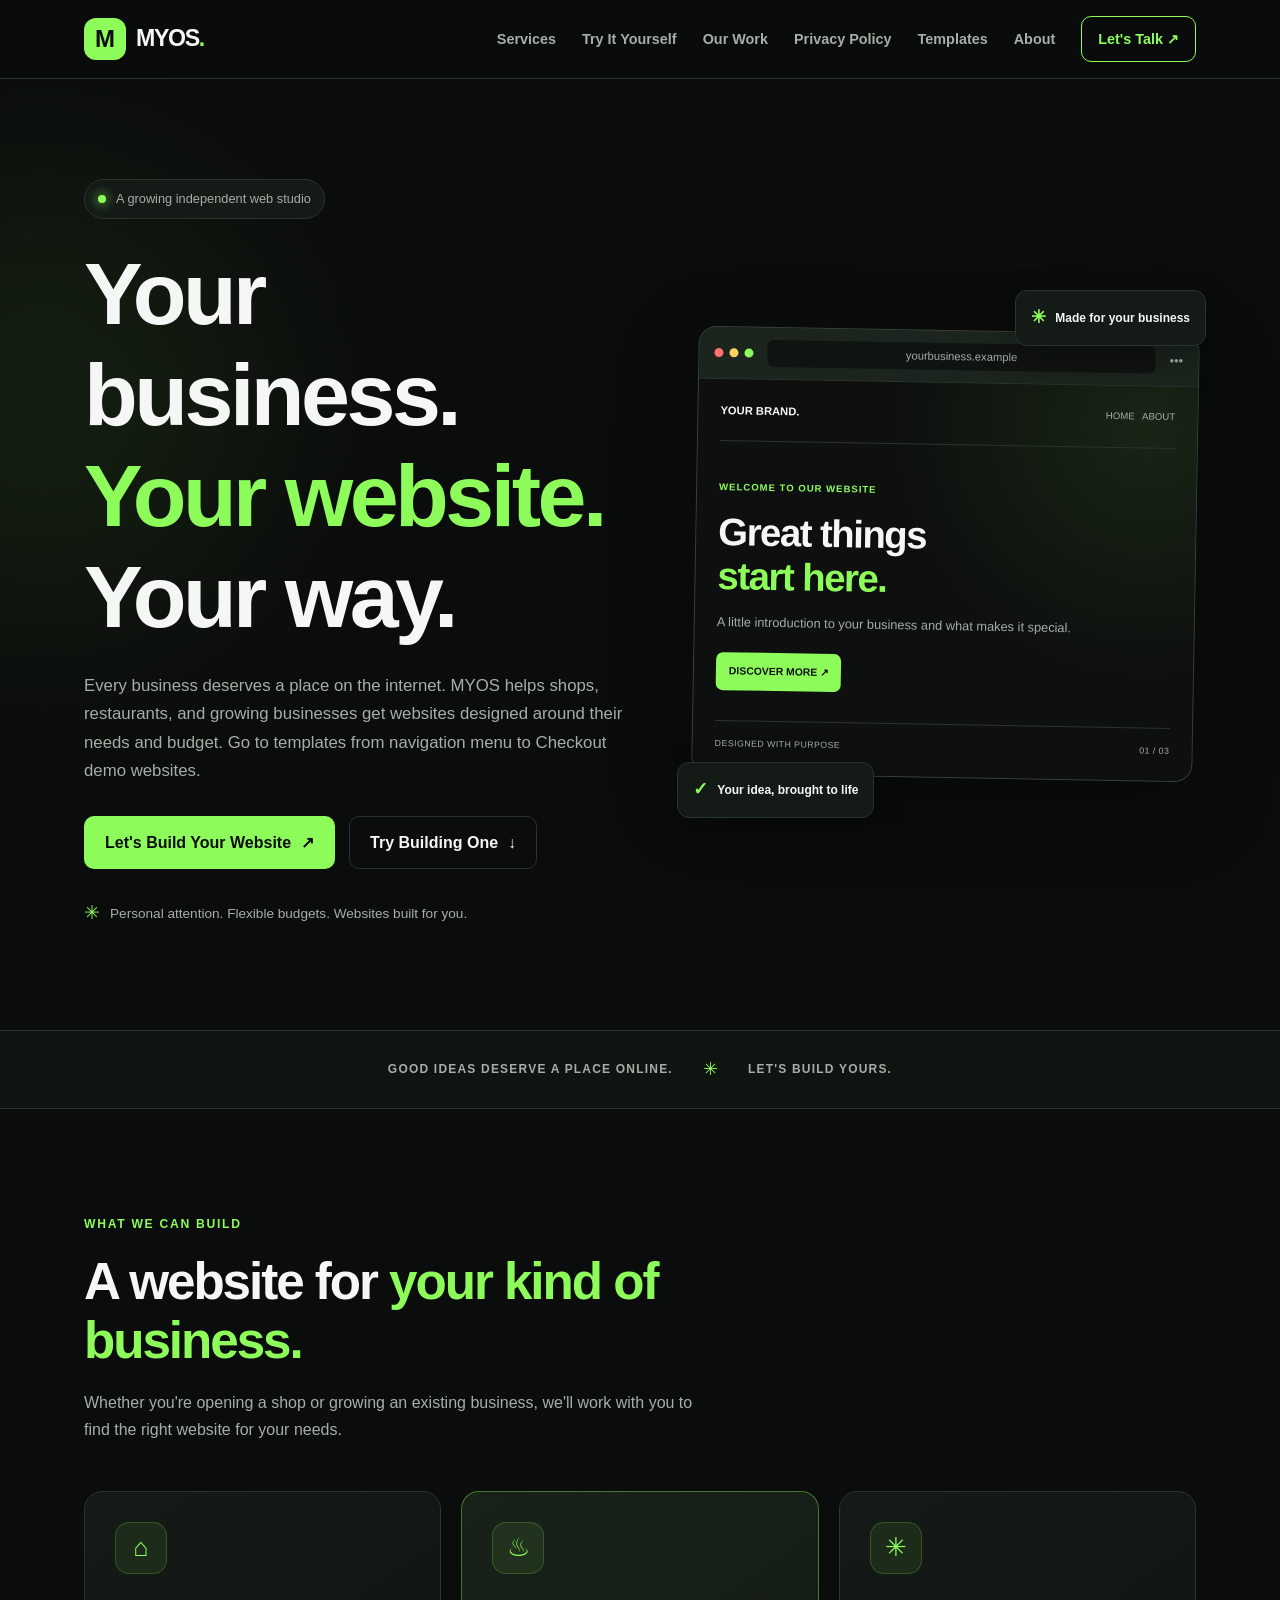
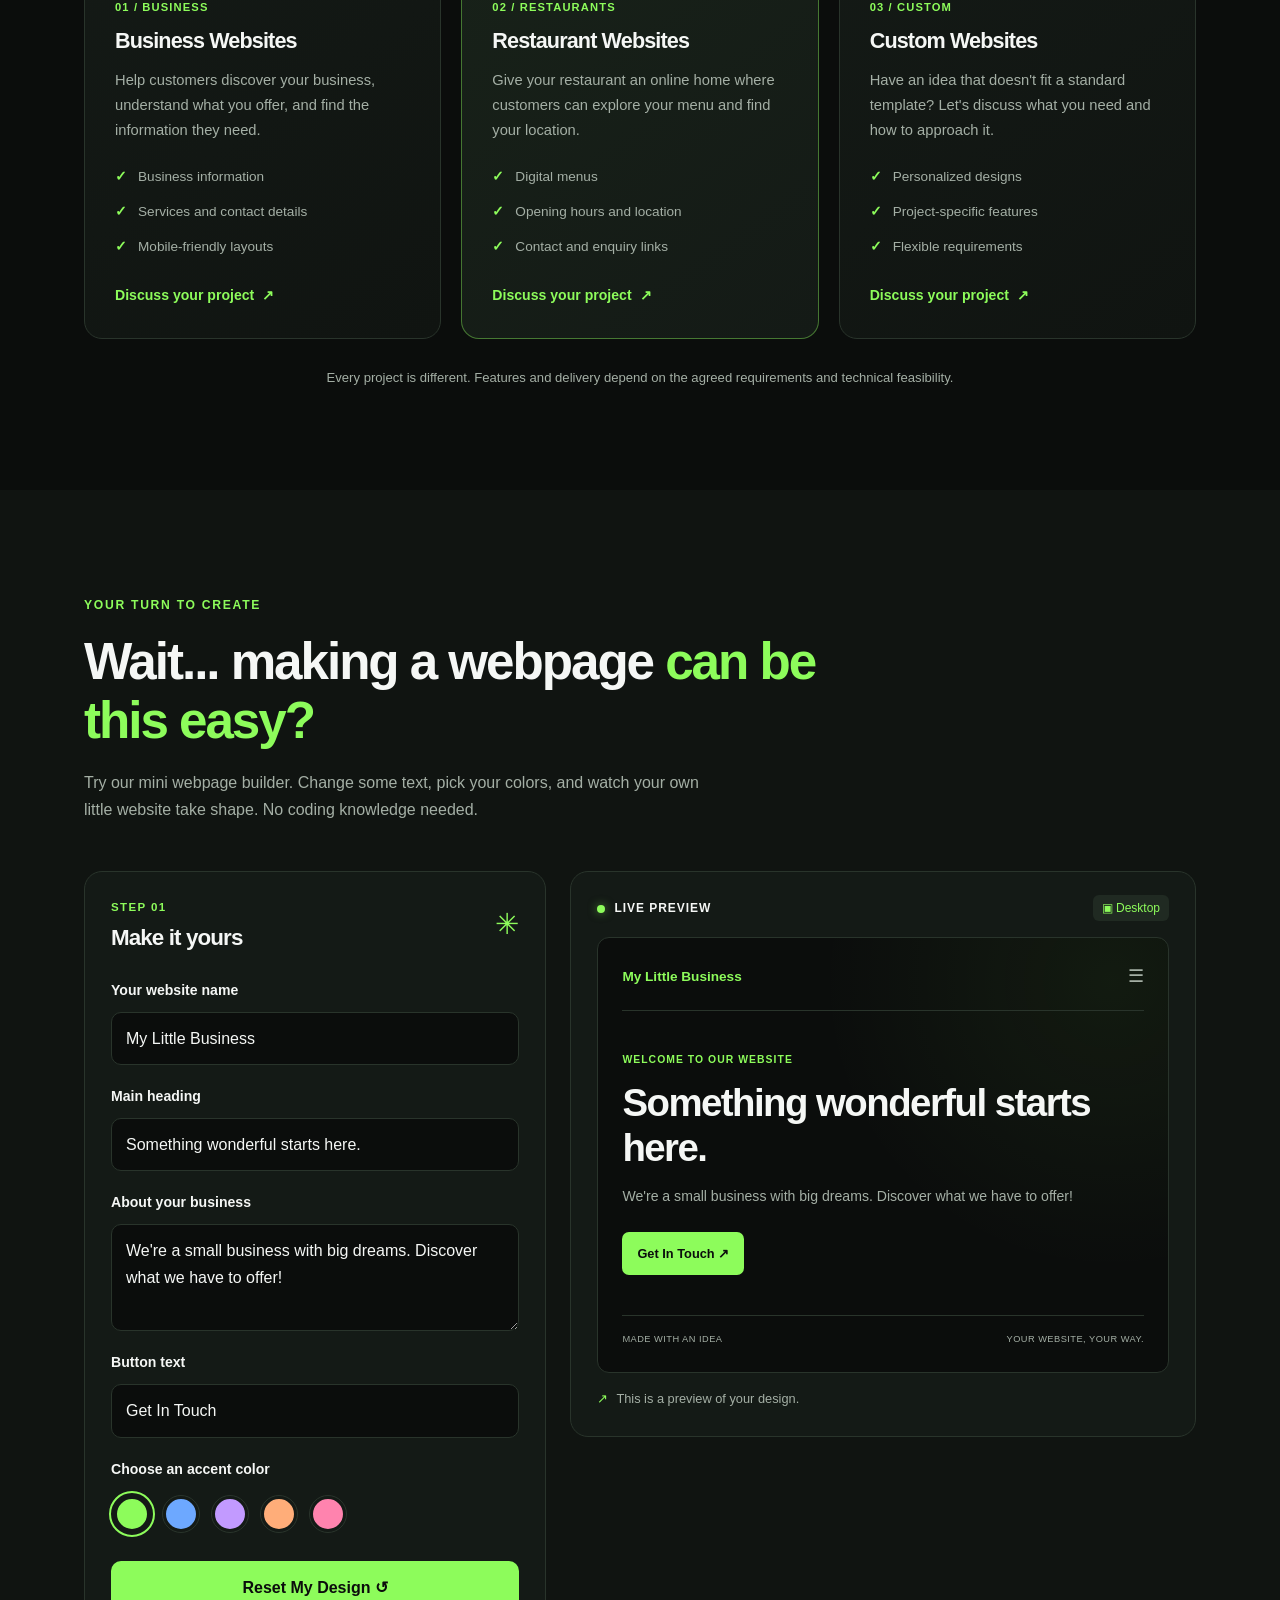
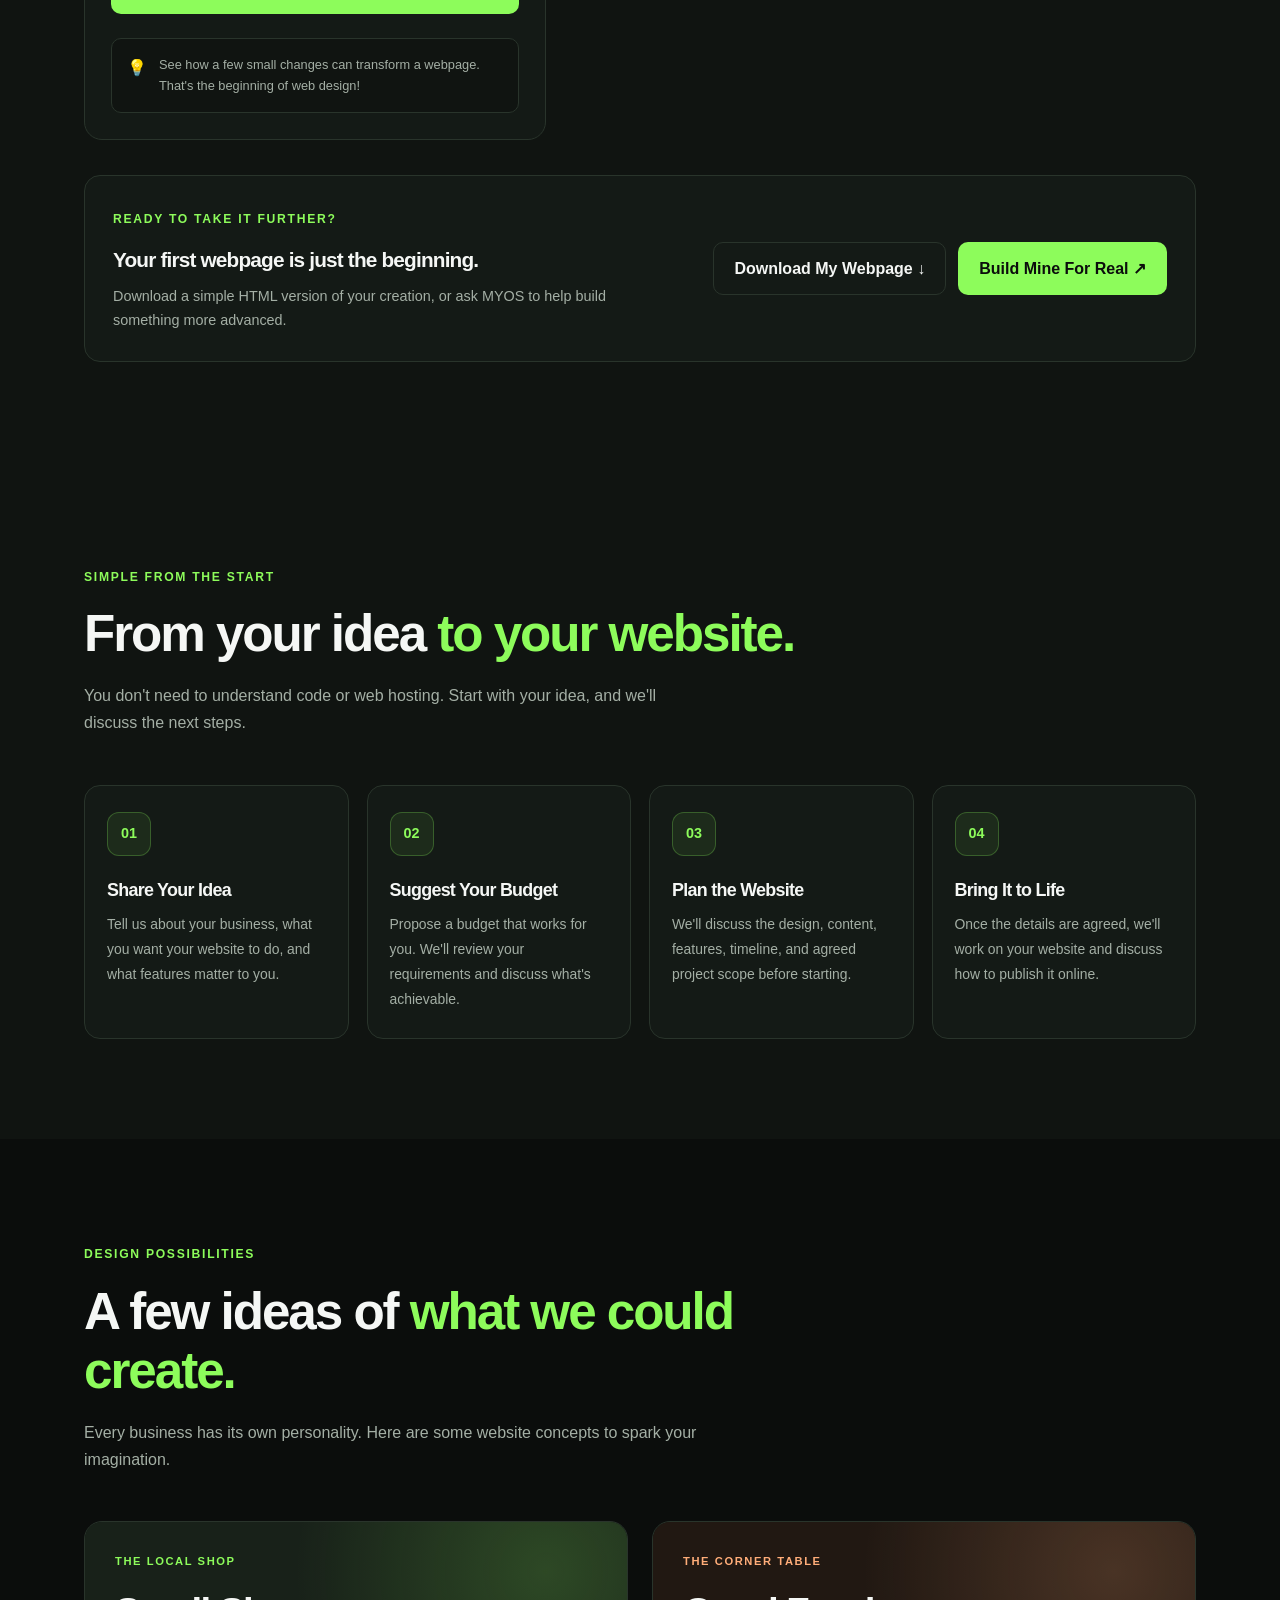
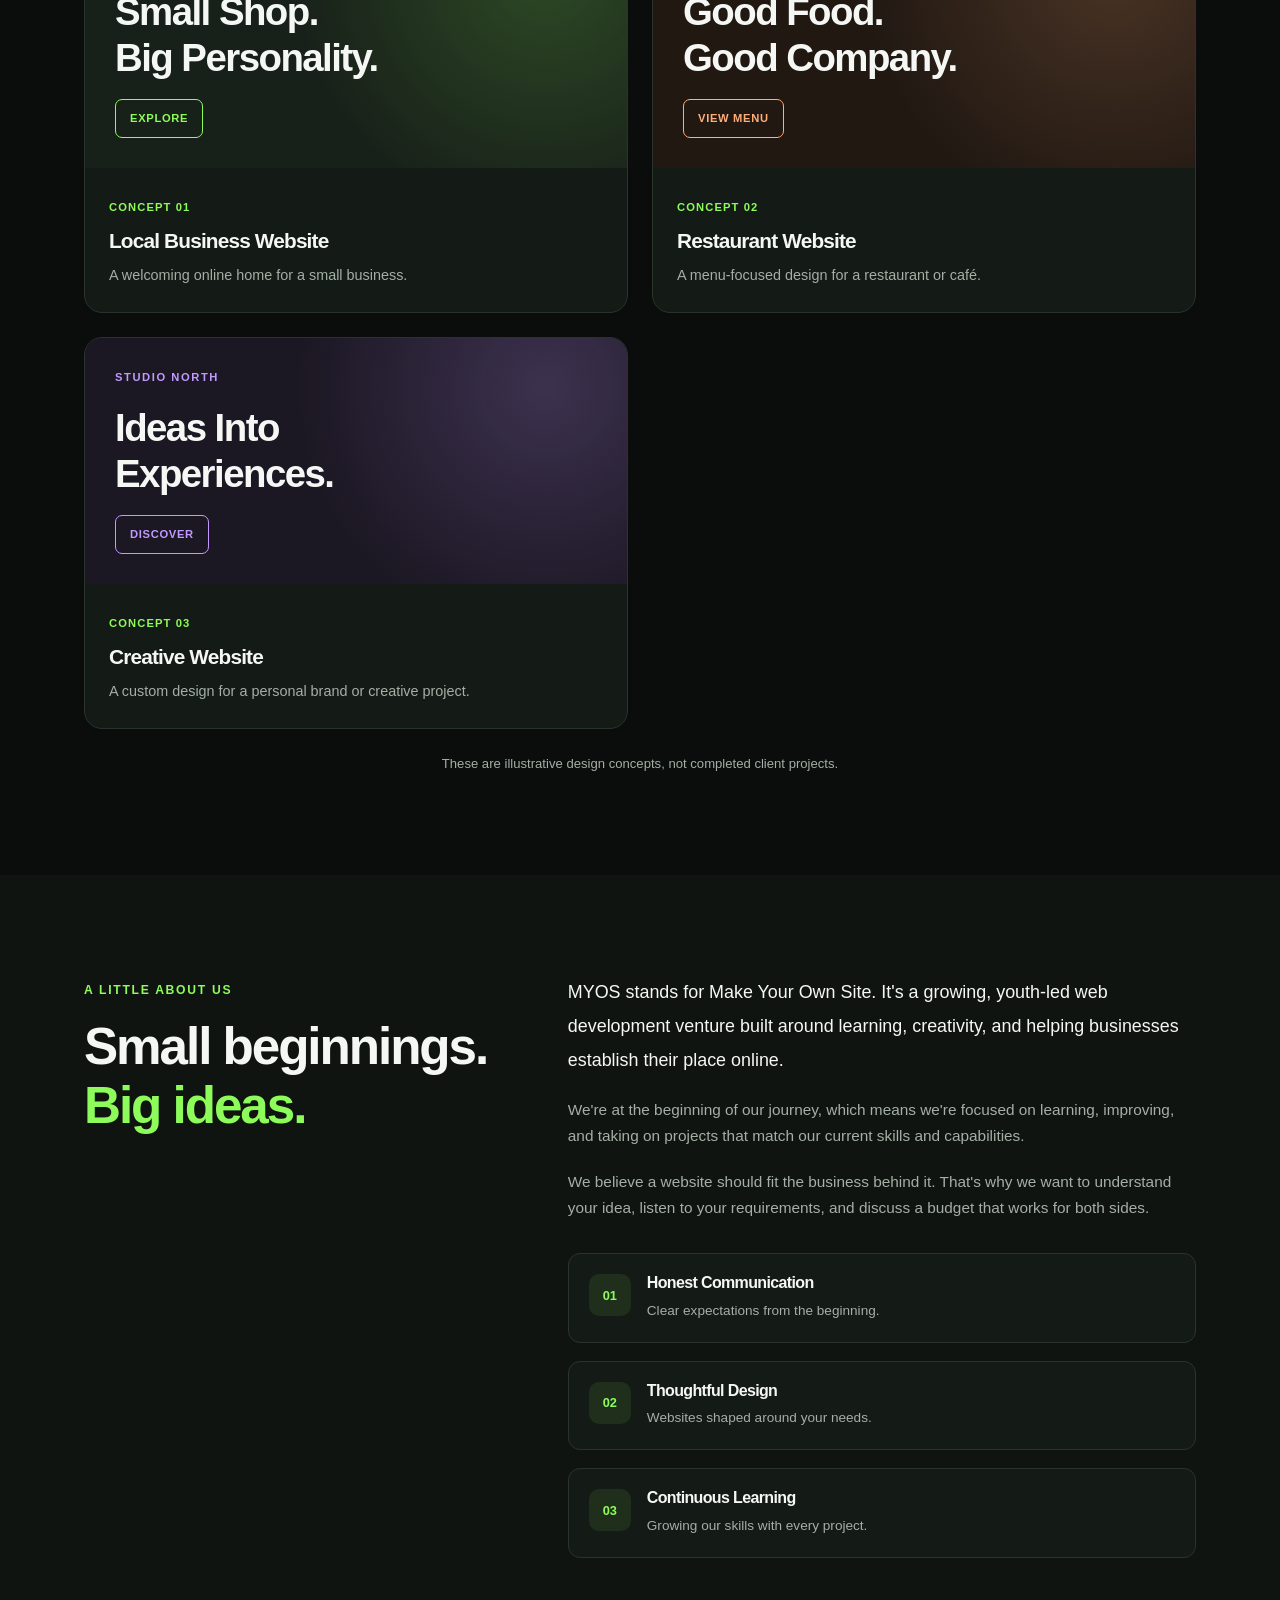
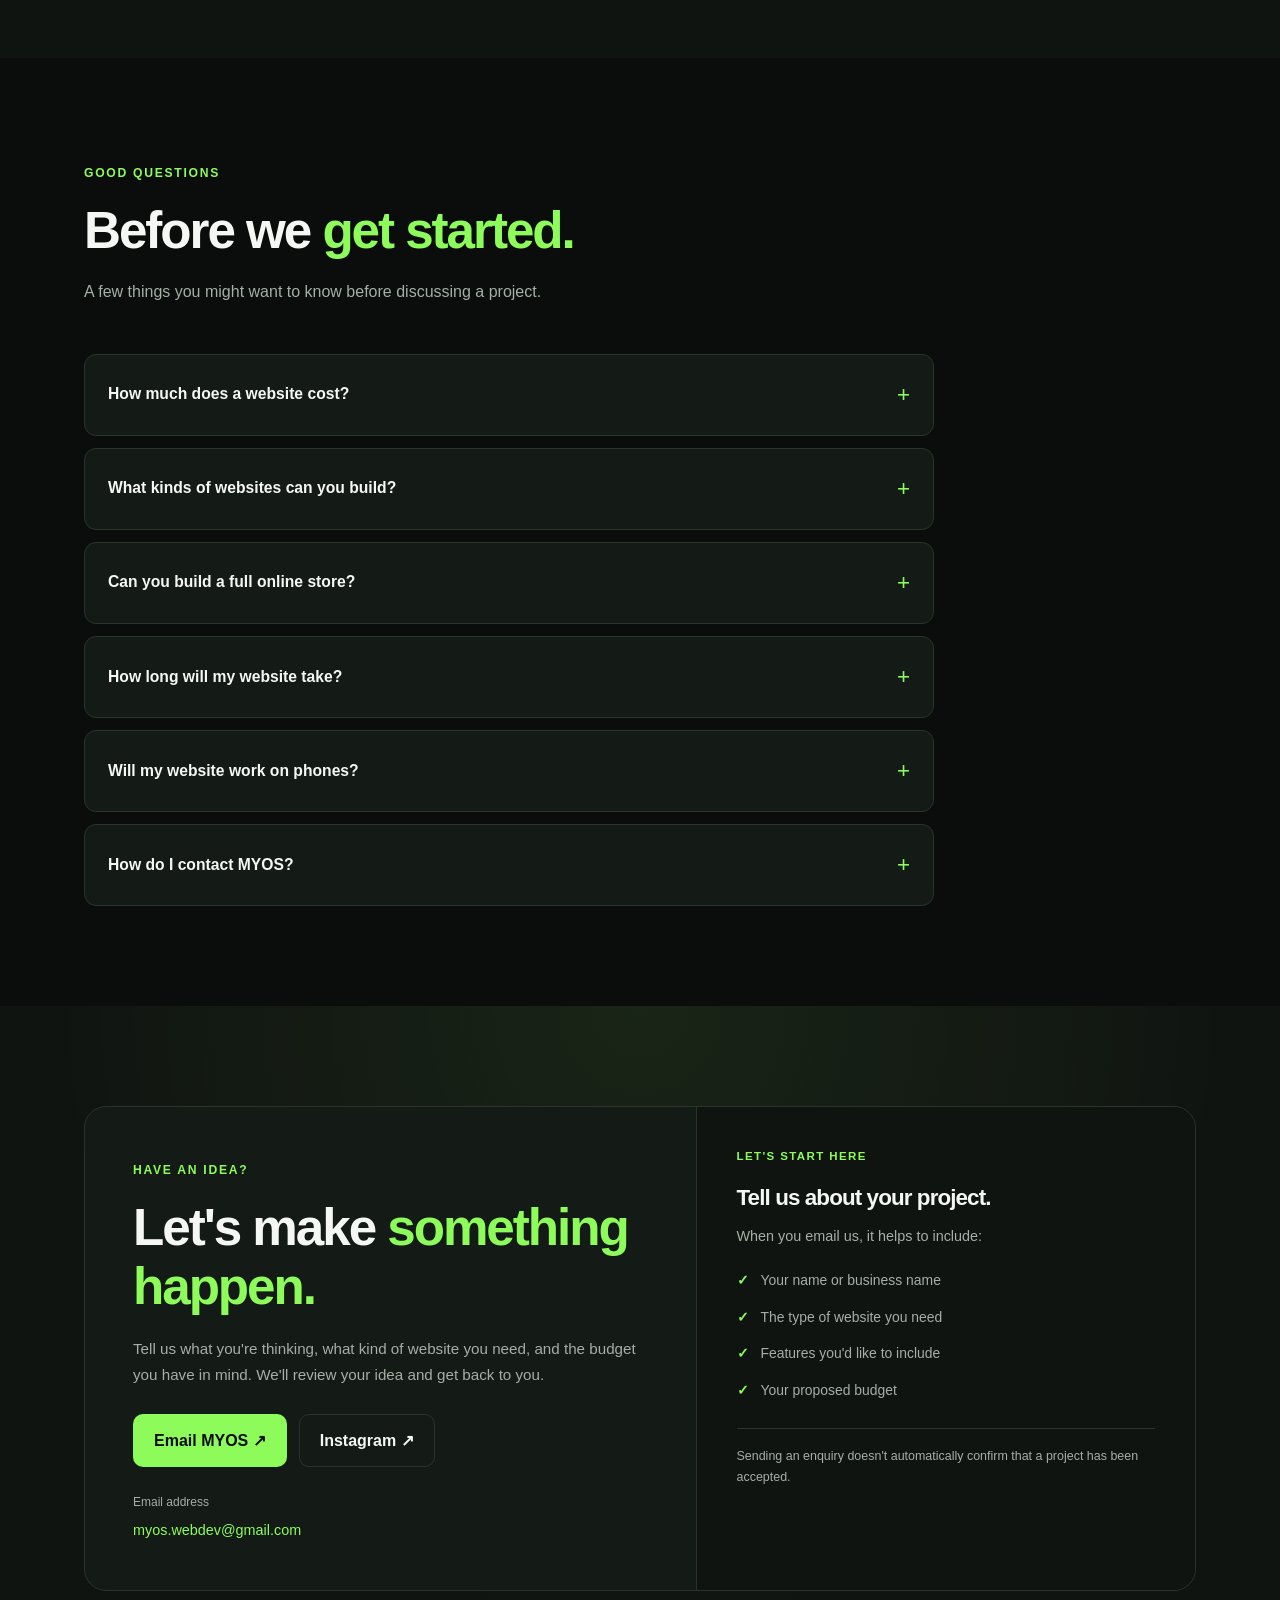
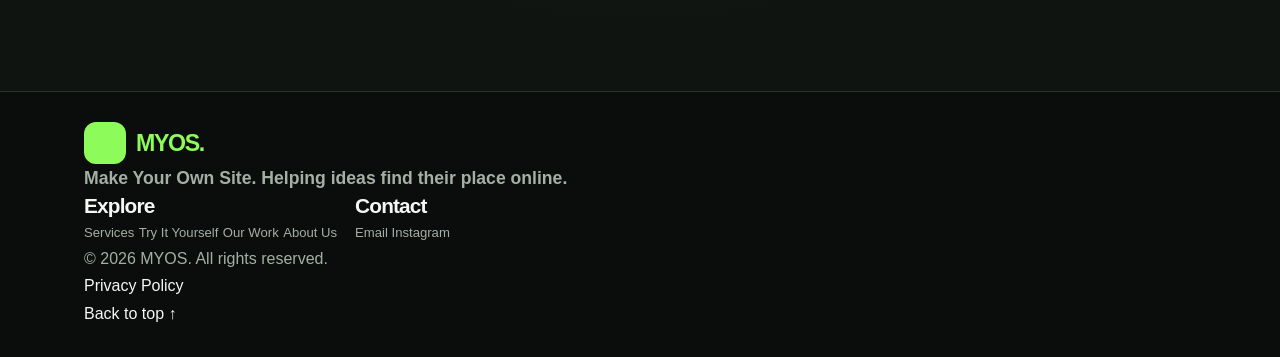
<file: index.html>
<!DOCTYPE html>
<html lang="en">
<head>
    <meta charset="UTF-8">
    <meta name="viewport" content="width=device-width, initial-scale=1.0">

    <meta name="description" content="MYOS helps small businesses, shops, and restaurants get websites built around their needs and budget. Discover how easy creating a webpage can be.">

    <meta name="theme-color" content="#0b0d0c">

    <title>MYOS — Make Your Own Site</title>

    <link rel="stylesheet" href="css/style.css">
    <link rel="icon" href="/MYOS/assets/favicon.svg" 
type="image/svg+xml">
    <script src="js/script.js" defer></script>
</head>

<body>

<header class="site-header">
    <nav class="navbar container" aria-label="Main navigation">

        <a href="#home" class="brand" aria-label="MYOS homepage">
            <span class="brand-icon">M</span>
            <span class="brand-name">MYOS<span class="brand-dot">.</span></span>
        </a>

        <button
            class="menu-toggle"
            id="menuToggle"
            type="button"
            aria-label="Open navigation menu"
            aria-expanded="false"
            aria-controls="navLinks"
        >
            <span></span>
            <span></span>
            <span></span>
        </button>

        <div class="nav-links" id="navLinks">
            <a href="#services">Services</a>
            <a href="#playground">Try It Yourself</a>
            <a href="#portfolio">Our Work</a>
<a href="/MYOS/privacy.html">Privacy Policy</a>
<a href="template.html">Templates</a>
            <a href="#about">About</a>
            <a href="#contact" class="nav-cta">Let's Talk ↗</a>
        </div>

    </nav>
</header>

<main>
<section class="hero section" id="home">

    <div class="hero-glow" aria-hidden="true"></div>

    <div class="container hero-grid">

        <div class="hero-content">

            <div class="eyebrow">
                <span class="status-dot"></span>
                A growing independent web studio
            </div>

            <h1>
                Your business.
                <span class="text-gradient">Your website.</span>
                Your way.
            </h1>

            <p class="hero-description">
                Every business deserves a place on the internet.
                MYOS helps shops, restaurants, and growing businesses
                get websites designed around their needs and budget. 

Go to templates from navigation menu to Checkout demo websites.
            </p>

            <div class="hero-actions">

                <a href="#contact" class="button button-primary">
                    Let's Build Your Website
                    <span aria-hidden="true">↗</span>
                </a>

                <a href="#playground" class="button button-secondary">
                    Try Building One
                    <span aria-hidden="true">↓</span>
                </a>

            </div>

            <div class="hero-note">
                <span aria-hidden="true">✳</span>
                Personal attention. Flexible budgets. Websites built for you.
            </div>

        </div>

        <div class="hero-visual"
             aria-label="Illustration of a website being built">

            <div class="floating-tag tag-top">
                <span class="tag-icon">✳</span>
                Made for your business
            </div>

            <div class="browser-card">

                <div class="browser-bar">

                    <div class="browser-dots" aria-hidden="true">
                        <span></span>
                        <span></span>
                        <span></span>
                    </div>

                    <div class="browser-address">
                        yourbusiness.example
                    </div>

                    <span class="browser-menu" aria-hidden="true">•••</span>

                </div>

                <div class="mock-website">

                    <div class="mock-nav">
                        <span class="mock-logo">YOUR BRAND.</span>
                        <span class="mock-menu">HOME&nbsp;&nbsp; ABOUT</span>
                    </div>

                    <div class="mock-content">

                        <span class="mock-label">
                            WELCOME TO OUR WEBSITE
                        </span>

                        <h2>
                            Great things
                            <span>start here.</span>
                        </h2>

                        <p>
                            A little introduction to your business
                            and what makes it special.
                        </p>

                        <div class="mock-button">
                            DISCOVER MORE ↗
                        </div>

                    </div>

                    <div class="mock-bottom">
                        <span>DESIGNED WITH PURPOSE</span>
                        <span>01 / 03</span>
                    </div>

                </div>

            </div>

            <div class="floating-tag tag-bottom">
                <span class="tag-check">✓</span>
                Your idea, brought to life
            </div>

        </div>

    </div>

</section>

<section class="intro-strip">

    <div class="container intro-inner">

        <p>GOOD IDEAS DESERVE A PLACE ONLINE.</p>

        <span aria-hidden="true">✳</span>

        <p>LET'S BUILD YOURS.</p>

    </div>

</section>
<section class="services section" id="services">

    <div class="container">

        <div class="section-heading">

            <span class="section-label">WHAT WE CAN BUILD</span>

            <h2>
                A website for
                <span class="text-gradient">your kind of business.</span>
            </h2>

            <p>
                Whether you're opening a shop or growing an existing
                business, we'll work with you to find the right website
                for your needs.
            </p>

        </div>

        <div class="service-grid">

            <article class="service-card">

                <div class="service-icon" aria-hidden="true">⌂</div>

                <span class="service-number">01 / BUSINESS</span>

                <h3>Business Websites</h3>

                <p>
                    Help customers discover your business, understand
                    what you offer, and find the information they need.
                </p>

                <ul class="service-features">
                    <li>Business information</li>
                    <li>Services and contact details</li>
                    <li>Mobile-friendly layouts</li>
                </ul>

                <a href="#contact" class="text-link">
                    Discuss your project <span aria-hidden="true">↗</span>
                </a>

            </article>

            <article class="service-card service-card-featured">

                <div class="service-icon" aria-hidden="true">♨</div>

                <span class="service-number">02 / RESTAURANTS</span>

                <h3>Restaurant Websites</h3>

                <p>
                    Give your restaurant an online home where customers
                    can explore your menu and find your location.
                </p>

                <ul class="service-features">
                    <li>Digital menus</li>
                    <li>Opening hours and location</li>
                    <li>Contact and enquiry links</li>
                </ul>

                <a href="#contact" class="text-link">
                    Discuss your project <span aria-hidden="true">↗</span>
                </a>

            </article>

            <article class="service-card">

                <div class="service-icon" aria-hidden="true">✳</div>

                <span class="service-number">03 / CUSTOM</span>

                <h3>Custom Websites</h3>

                <p>
                    Have an idea that doesn't fit a standard template?
                    Let's discuss what you need and how to approach it.
                </p>

                <ul class="service-features">
                    <li>Personalized designs</li>
                    <li>Project-specific features</li>
                    <li>Flexible requirements</li>
                </ul>

                <a href="#contact" class="text-link">
                    Discuss your project <span aria-hidden="true">↗</span>
                </a>

            </article>

        </div>

        <p class="services-note">
            Every project is different. Features and delivery depend on
            the agreed requirements and technical feasibility.
        </p>

    </div>

</section>
<section class="playground section" id="playground">

    <div class="container">

        <div class="section-heading playground-heading">

            <span class="section-label">YOUR TURN TO CREATE</span>

            <h2>
                Wait... making a webpage
                <span class="text-gradient">can be this easy?</span>
            </h2>

            <p>
                Try our mini webpage builder. Change some text, pick
                your colors, and watch your own little website take shape.
                No coding knowledge needed.
            </p>

        </div>

        <div class="builder-layout">

            <div class="builder-panel">

                <div class="builder-panel-heading">

                    <div>
                        <span class="builder-step">STEP 01</span>
                        <h3>Make it yours</h3>
                    </div>

                    <span class="builder-sparkle" aria-hidden="true">✳</span>

                </div>

                <form id="builderForm">

                    <div class="form-group">
                        <label for="siteName">Your website name</label>

                        <input
                            type="text"
                            id="siteName"
                            name="siteName"
                            value="My Little Business"
                            maxlength="45"
                            placeholder="Enter your business name"
                        >
                    </div>

                    <div class="form-group">
                        <label for="siteHeading">Main heading</label>

                        <input
                            type="text"
                            id="siteHeading"
                            name="siteHeading"
                            value="Something wonderful starts here."
                            maxlength="100"
                            placeholder="What should visitors see?"
                        >
                    </div>

                    <div class="form-group">
                        <label for="siteDescription">About your business</label>

                        <textarea
                            id="siteDescription"
                            name="siteDescription"
                            rows="3"
                            maxlength="250"
                            placeholder="Tell visitors what you do"
                        >We're a small business with big dreams. Discover what we have to offer!</textarea>
                    </div>

                    <div class="form-group">
                        <label for="siteButton">Button text</label>

                        <input
                            type="text"
                            id="siteButton"
                            name="siteButton"
                            value="Get In Touch"
                            maxlength="35"
                            placeholder="For example: Contact Us"
                        >
                    </div>

                    <div class="form-group">

                        <label>Choose an accent color</label>

                        <div class="color-options"
                             role="group"
                             aria-label="Website accent color">

                            <button type="button"
                                    class="color-option active"
                                    data-color="#8dfc5b"
                                    style="--swatch: #8dfc5b"
                                    aria-label="Green"
                                    aria-pressed="true"></button>

                            <button type="button"
                                    class="color-option"
                                    data-color="#6da8ff"
                                    style="--swatch: #6da8ff"
                                    aria-label="Blue"
                                    aria-pressed="false"></button>

                            <button type="button"
                                    class="color-option"
                                    data-color="#c29aff"
                                    style="--swatch: #c29aff"
                                    aria-label="Purple"
                                    aria-pressed="false"></button>

                            <button type="button"
                                    class="color-option"
                                    data-color="#ffad79"
                                    style="--swatch: #ffad79"
                                    aria-label="Orange"
                                    aria-pressed="false"></button>

                            <button type="button"
                                    class="color-option"
                                    data-color="#ff83ae"
                                    style="--swatch: #ff83ae"
                                    aria-label="Pink"
                                    aria-pressed="false"></button>

                        </div>

                    </div>

                    <button type="button"
                            class="button button-primary builder-reset"
                            id="resetBuilder">
                        Reset My Design ↺
                    </button>

                </form>

                <div class="builder-hint">
                    <span aria-hidden="true">💡</span>

                    <p>
                        See how a few small changes can transform a webpage.
                        That's the beginning of web design!
                    </p>
                </div>

            </div>

            <div class="preview-panel">

                <div class="preview-toolbar">

                    <div class="preview-title">
                        <span class="preview-live-dot"></span>
                        LIVE PREVIEW
                    </div>

                    <div class="preview-devices" aria-label="Preview size">
                        <span class="device-active">▣ Desktop</span>
                    </div>

                </div>

                <div class="live-preview" id="livePreview">

                    <div class="preview-site-nav">

                        <span class="preview-site-name" id="previewSiteName">
                            My Little Business
                        </span>

                        <span class="preview-menu-lines" aria-hidden="true">☰</span>

                    </div>

                    <div class="preview-site-content">

                        <span class="preview-eyebrow" id="previewEyebrow">
                            WELCOME TO OUR WEBSITE
                        </span>

                        <h3 id="previewHeading">
                            Something wonderful starts here.
                        </h3>

                        <p id="previewDescription">
                            We're a small business with big dreams.
                            Discover what we have to offer!
                        </p>

                        <button type="button"
                                class="preview-site-button"
                                id="previewButton">
                            Get In Touch ↗
                        </button>

                    </div>

                    <div class="preview-site-footer">
                        <span>MADE WITH AN IDEA</span>
                        <span>YOUR WEBSITE, YOUR WAY.</span>
                    </div>

                </div>

                <div class="preview-caption">
                    <span>↗</span>
                    This is a preview of your design.
                </div>

            </div>

        </div>

        <div class="playground-bottom">

            <div class="playground-bottom-copy">

                <span class="section-label">READY TO TAKE IT FURTHER?</span>

                <h3>Your first webpage is just the beginning.</h3>

                <p>
                    Download a simple HTML version of your creation,
                    or ask MYOS to help build something more advanced.
                </p>

            </div>

            <div class="playground-bottom-actions">

                <button type="button"
                        class="button button-secondary"
                        id="downloadPage">
                    Download My Webpage ↓
                </button>

                <a href="#contact" class="button button-primary">
                    Build Mine For Real ↗
                </a>

            </div>

        </div>

    </div>

</section>
<section class="process section" id="process">

    <div class="container">

        <div class="section-heading">

            <span class="section-label">SIMPLE FROM THE START</span>

            <h2>
                From your idea
                <span class="text-gradient">to your website.</span>
            </h2>

            <p>
                You don't need to understand code or web hosting.
                Start with your idea, and we'll discuss the next steps.
            </p>

        </div>

        <div class="process-grid">

            <article class="process-card">
                <span class="process-number">01</span>
                <h3>Share Your Idea</h3>
                <p>
                    Tell us about your business, what you want your
                    website to do, and what features matter to you.
                </p>
            </article>

            <article class="process-card">
                <span class="process-number">02</span>
                <h3>Suggest Your Budget</h3>
                <p>
                    Propose a budget that works for you. We'll review
                    your requirements and discuss what's achievable.
                </p>
            </article>

            <article class="process-card">
                <span class="process-number">03</span>
                <h3>Plan the Website</h3>
                <p>
                    We'll discuss the design, content, features,
                    timeline, and agreed project scope before starting.
                </p>
            </article>

            <article class="process-card">
                <span class="process-number">04</span>
                <h3>Bring It to Life</h3>
                <p>
                    Once the details are agreed, we'll work on your
                    website and discuss how to publish it online.
                </p>
            </article>

        </div>

    </div>

</section>
<section class="portfolio section" id="portfolio">

    <div class="container">

        <div class="section-heading">

            <span class="section-label">DESIGN POSSIBILITIES</span>

            <h2>
                A few ideas of
                <span class="text-gradient">what we could create.</span>
            </h2>

            <p>
                Every business has its own personality.
                Here are some website concepts to spark your imagination.
            </p>

        </div>

        <div class="portfolio-grid">

            <article class="portfolio-card">

                <div class="portfolio-preview portfolio-shop">
                    <span class="portfolio-preview-label">THE LOCAL SHOP</span>
                    <h3>Small Shop.<br>Big Personality.</h3>
                    <span class="portfolio-preview-button">EXPLORE</span>
                </div>

                <div class="portfolio-info">
                    <span>CONCEPT 01</span>
                    <h3>Local Business Website</h3>
                    <p>A welcoming online home for a small business.</p>
                </div>

            </article>

            <article class="portfolio-card">

                <div class="portfolio-preview portfolio-restaurant">
                    <span class="portfolio-preview-label">THE CORNER TABLE</span>
                    <h3>Good Food.<br>Good Company.</h3>
                    <span class="portfolio-preview-button">VIEW MENU</span>
                </div>

                <div class="portfolio-info">
                    <span>CONCEPT 02</span>
                    <h3>Restaurant Website</h3>
                    <p>A menu-focused design for a restaurant or café.</p>
                </div>

            </article>

            <article class="portfolio-card">

                <div class="portfolio-preview portfolio-creative">
                    <span class="portfolio-preview-label">STUDIO NORTH</span>
                    <h3>Ideas Into<br>Experiences.</h3>
                    <span class="portfolio-preview-button">DISCOVER</span>
                </div>

                <div class="portfolio-info">
                    <span>CONCEPT 03</span>
                    <h3>Creative Website</h3>
                    <p>A custom design for a personal brand or creative project.</p>
                </div>

            </article>

        </div>

        <p class="portfolio-disclaimer">
            These are illustrative design concepts, not completed client projects.
        </p>

    </div>

</section>
<section class="about section" id="about">

    <div class="container about-grid">

        <div class="about-heading">

            <span class="section-label">A LITTLE ABOUT US</span>

            <h2>
                Small beginnings.
                <span class="text-gradient">Big ideas.</span>
            </h2>

        </div>

        <div class="about-content">

            <p class="about-lead">
                MYOS stands for Make Your Own Site.
                It's a growing, youth-led web development venture
                built around learning, creativity, and helping businesses
                establish their place online.
            </p>

            <p>
                We're at the beginning of our journey, which means
                we're focused on learning, improving, and taking on
                projects that match our current skills and capabilities.
            </p>

            <p>
                We believe a website should fit the business behind it.
                That's why we want to understand your idea, listen to
                your requirements, and discuss a budget that works for both sides.
            </p>

            <div class="about-values">

                <div class="about-value">
                    <span class="about-value-mark">01</span>
                    <div>
                        <h3>Honest Communication</h3>
                        <p>Clear expectations from the beginning.</p>
                    </div>
                </div>

                <div class="about-value">
                    <span class="about-value-mark">02</span>
                    <div>
                        <h3>Thoughtful Design</h3>
                        <p>Websites shaped around your needs.</p>
                    </div>
                </div>

                <div class="about-value">
                    <span class="about-value-mark">03</span>
                    <div>
                        <h3>Continuous Learning</h3>
                        <p>Growing our skills with every project.</p>
                    </div>
                </div>

            </div>

        </div>

    </div>

</section>
<section class="faq section" id="faq">

    <div class="container">

        <div class="section-heading">

            <span class="section-label">GOOD QUESTIONS</span>

            <h2>
                Before we
                <span class="text-gradient">get started.</span>
            </h2>

            <p>
                A few things you might want to know before discussing a project.
            </p>

        </div>

        <div class="faq-list">

            <details class="faq-item">
                <summary>How much does a website cost?</summary>
                <p>
                    We invite you to propose a budget when you contact us.
                    We'll review your requirements and discuss whether the
                    project can be completed within that budget. The final
                    price depends on the agreed scope and complexity.
                </p>
            </details>

            <details class="faq-item">
                <summary>What kinds of websites can you build?</summary>
                <p>
                    We're initially focusing on business websites,
                    restaurant websites, and custom projects that fit
                    our current skills and technical capabilities.
                </p>
            </details>

            <details class="faq-item">
                <summary>Can you build a full online store?</summary>
                <p>
                    Full e-commerce projects aren't part of our initial
                    service offering. We can discuss simpler business
                    websites that showcase products and provide contact
                    information.
                </p>
            </details>

            <details class="faq-item">
                <summary>How long will my website take?</summary>
                <p>
                    The timeline depends on the size of the project,
                    its features, and how quickly the required content
                    and feedback are provided. We'll discuss an estimated
                    timeline before agreeing to start.
                </p>
            </details>

            <details class="faq-item">
                <summary>Will my website work on phones?</summary>
                <p>
                    Mobile-friendly design is an important goal for our
                    websites. The final layout and functionality will
                    depend on the agreed project requirements.
                </p>
            </details>

            <details class="faq-item">
                <summary>How do I contact MYOS?</summary>
                <p>
                    You can reach us by email or Instagram using the
                    contact links in the section below.
                </p>
            </details>

        </div>

    </div>

</section>
<section class="contact section" id="contact">

    <div class="container">

        <div class="contact-card">

            <div class="contact-content">

                <span class="section-label">HAVE AN IDEA?</span>

                <h2>
                    Let's make
                    <span class="text-gradient">something happen.</span>
                </h2>

                <p>
                    Tell us what you're thinking, what kind of website
                    you need, and the budget you have in mind.
                    We'll review your idea and get back to you.
                </p>

                <div class="contact-buttons">

                    <a
                        href="mailto:myos.webdev@gmail.com?subject=MYOS%20Website%20Enquiry"
                        class="button button-primary"
                    >
                        Email MYOS ↗
                    </a>

                    <a
                        href="https://www.instagram.com/myos.dev/"
                        class="button button-secondary"
                        target="_blank"
                        rel="noopener noreferrer"
                    >
                        Instagram ↗
                    </a>

                </div>

                <div class="contact-email">
                    <span>Email address</span>
                    <a href="mailto:myos.webdev@gmail.com">
                        myos.webdev@gmail.com
                    </a>
                </div>

            </div>

            <div class="contact-side">

                <span class="contact-side-label">LET'S START HERE</span>

                <h3>Tell us about your project.</h3>

                <p>
                    When you email us, it helps to include:
                </p>

                <ul>
                    <li>Your name or business name</li>
                    <li>The type of website you need</li>
                    <li>Features you'd like to include</li>
                    <li>Your proposed budget</li>
                </ul>

                <p class="contact-small-note">
                    Sending an enquiry doesn't automatically confirm
                    that a project has been accepted.
                </p>

            </div>

        </div>

    </div>

</section>
</main>

<footer class="site-footer">

    <div class="container footer-main">

        <div class="footer-brand">

            <a href="#home" class="brand" aria-label="MYOS homepage">
                <span class="brand-icon">M</span>
                <span class="brand-name">
                    MYOS<span class="brand-dot">.</span>
                </span>
            </a>

            <p>
                Make Your Own Site.
                Helping ideas find their place online.
            </p>

        </div>

        <div class="footer-links">

            <div class="footer-column">
                <h3>Explore</h3>
                <a href="#services">Services</a>
                <a href="#playground">Try It Yourself</a>
                <a href="#portfolio">Our Work</a>
                <a href="#about">About Us</a>
            </div>

            <div class="footer-column">
                <h3>Contact</h3>

                <a href="mailto:myos.webdev@gmail.com">
                    Email
                </a>

                <a
                    href="https://www.instagram.com/myos.dev"
                    target="_blank"
                    rel="noopener noreferrer"
                >
                    Instagram
                </a>
            </div>

        </div>

    </div>

    <div class="container footer-bottom">

        <p>
            &copy; <span id="currentYear"></span> MYOS.
            All rights reserved.
        </p>
<a href="/MYOS/privacy.html">Privacy Policy</a><br>
        <a href="#home">Back to top ↑</a>

    </div>

</footer>

</body>
</html>
</file>
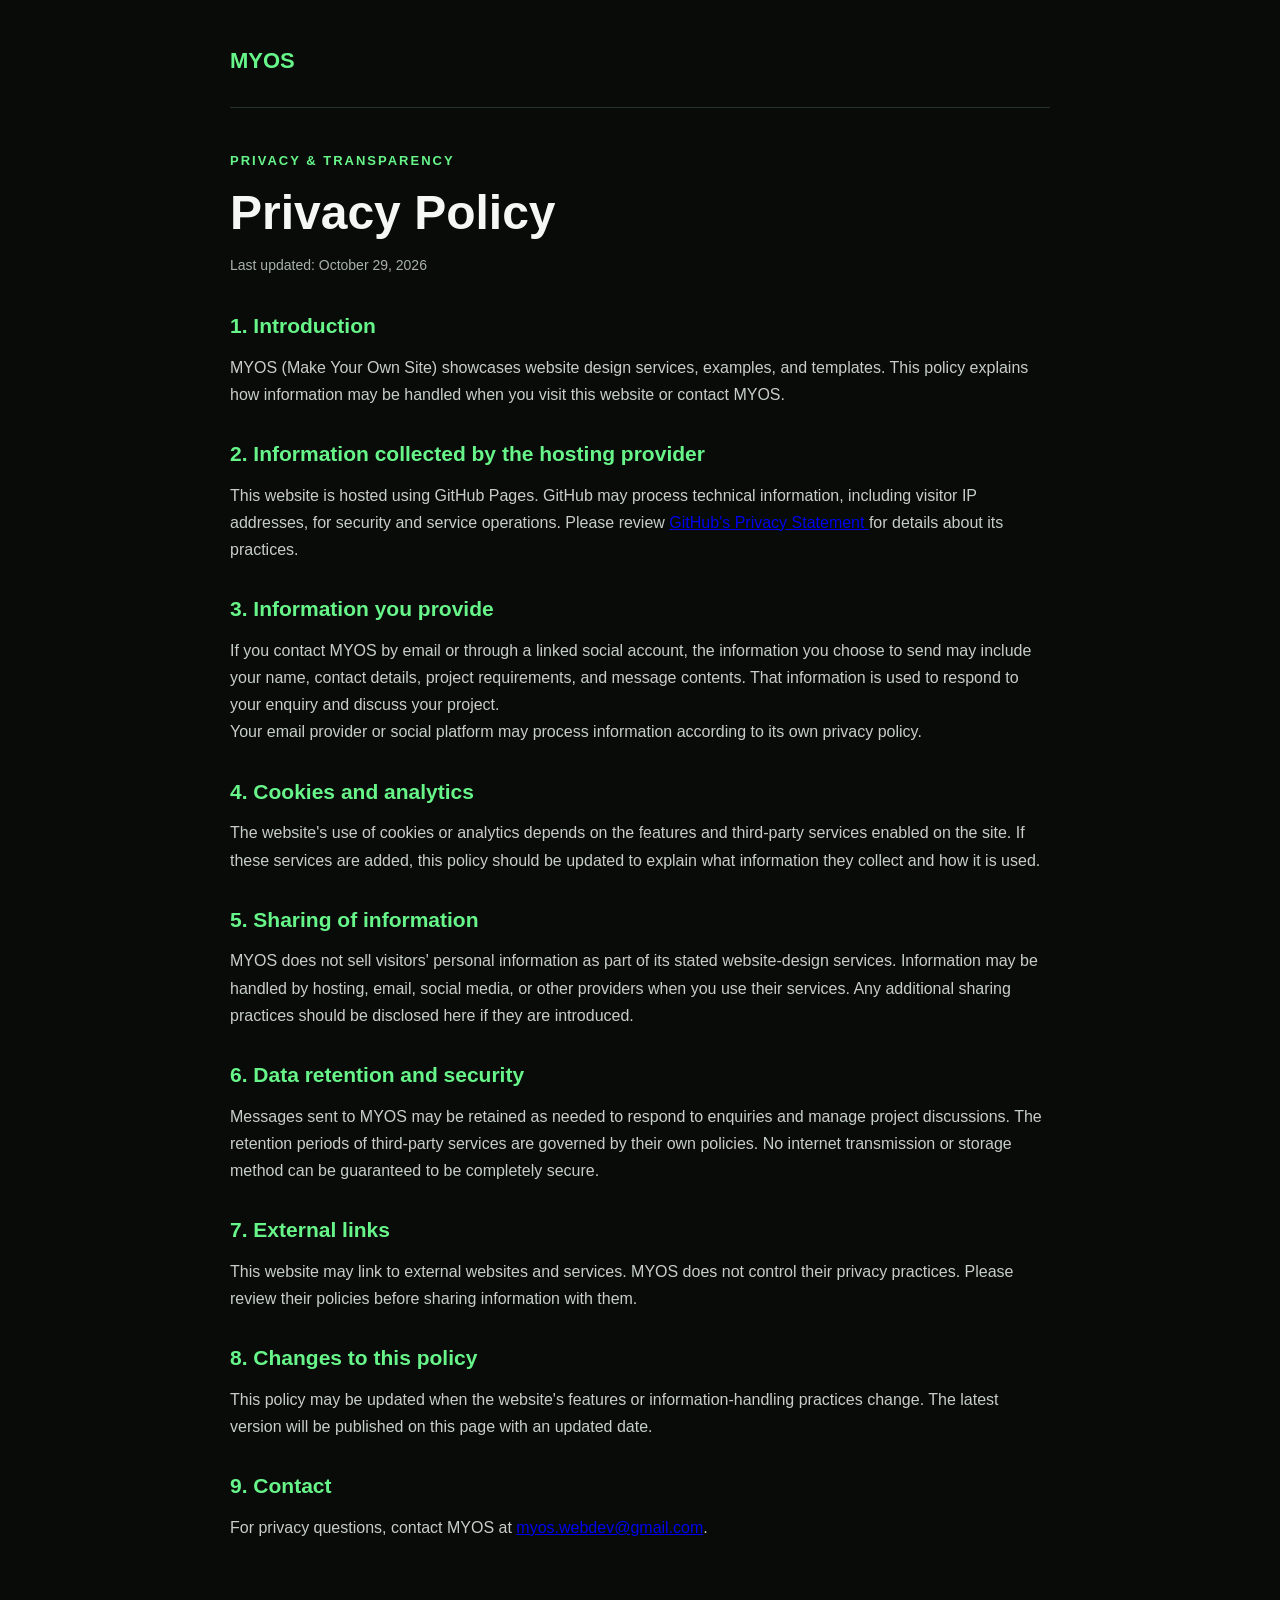
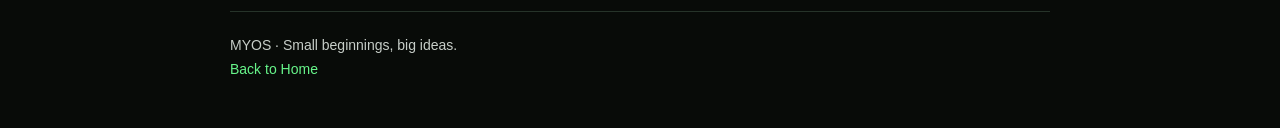
<file: privacy.html>
<!DOCTYPE html><html lang="en">
<head>
  <meta charset="UTF-8">
  <meta name="viewport" content="width=device-width, initial-scale=1.0">
  <meta name="theme-color" content="#080b08">
  <meta name="description" content="Read the MYOS privacy policy and learn how visitor information is handled.">
  <title>Privacy Policy | MYOS</title>
  <style>
    * { box-sizing: border-box; margin: 0; padding: 0; }body {
  background: #080b08;
  color: #f4f7f4;
  font-family: Arial, sans-serif;
  line-height: 1.7;
  padding: 24px;
}

header, main, footer {
  width: 100%;
  max-width: 820px;
  margin: 0 auto;
}

header {
  padding: 18px 0 28px;
  border-bottom: 1px solid #263329;
}

header a, footer a {
  color: #67f58a;
  text-decoration: none;
}

.brand {
  font-size: 22px;
  font-weight: 800;
}

main { padding: 42px 0; }

.eyebrow {
  color: #67f58a;
  font-size: 13px;
  font-weight: bold;
  letter-spacing: 2px;
  text-transform: uppercase;
}

h1 {
  font-size: clamp(32px, 7vw, 48px);
  line-height: 1.2;
  margin: 12px 0;
}

.updated {
  color: #a8b2a9;
  font-size: 14px;
  margin-bottom: 30px;
}

section { margin: 28px 0; }

h2 {
  font-size: 21px;
  margin-bottom: 10px;
  color: #67f58a;
}

p, li { color: #c7cec8; }

ul { padding-left: 22px; }

li { margin: 8px 0; }

a { overflow-wrap: anywhere; }

footer {
  padding: 22px 0;
  border-top: 1px solid #263329;
  color: #a8b2a9;
  font-size: 14px;
}

  </style>
</head>
<body>
  <header>
    <a class="brand" href="/MYOS/">MYOS</a>
  </header>  <main>
    <p class="eyebrow">Privacy & Transparency</p>
    <h1>Privacy Policy</h1>
    <p class="updated">Last updated: October 29, 2026</p><section>
  <h2>1. Introduction</h2>
  <p>
    MYOS (Make Your Own Site) showcases website design services,
    examples, and templates. This policy explains how information
    may be handled when you visit this website or contact MYOS.
  </p>
</section>

<section>
  <h2>2. Information collected by the hosting provider</h2>
  <p>
    This website is hosted using GitHub Pages. GitHub may process
    technical information, including visitor IP addresses, for
    security and service operations. Please review
    <a href="https://docs.github.com/en/site-policy/privacy-policies/github-general-privacy-statement">
      GitHub's Privacy Statement
    </a>
    for details about its practices.
  </p>
</section>

<section>
  <h2>3. Information you provide</h2>
  <p>
    If you contact MYOS by email or through a linked social account,
    the information you choose to send may include your name,
    contact details, project requirements, and message contents.
    That information is used to respond to your enquiry and discuss
    your project.
  </p>
  <p>
    Your email provider or social platform may process information
    according to its own privacy policy.
  </p>
</section>

<section>
  <h2>4. Cookies and analytics</h2>
  <p>
    The website's use of cookies or analytics depends on the
    features and third-party services enabled on the site.
    If these services are added, this policy should be updated
    to explain what information they collect and how it is used.
  </p>
</section>

<section>
  <h2>5. Sharing of information</h2>
  <p>
    MYOS does not sell visitors' personal information as part of
    its stated website-design services. Information may be handled
    by hosting, email, social media, or other providers when you
    use their services. Any additional sharing practices should
    be disclosed here if they are introduced.
  </p>
</section>

<section>
  <h2>6. Data retention and security</h2>
  <p>
    Messages sent to MYOS may be retained as needed to respond to
    enquiries and manage project discussions. The retention periods
    of third-party services are governed by their own policies.
    No internet transmission or storage method can be guaranteed
    to be completely secure.
  </p>
</section>

<section>
  <h2>7. External links</h2>
  <p>
    This website may link to external websites and services.
    MYOS does not control their privacy practices. Please review
    their policies before sharing information with them.
  </p>
</section>

<section>
  <h2>8. Changes to this policy</h2>
  <p>
    This policy may be updated when the website's features or
    information-handling practices change. The latest version
    will be published on this page with an updated date.
  </p>
</section>

<section>
  <h2>9. Contact</h2>
  <p>
    For privacy questions, contact MYOS at
    <a href="mailto:myos.webdev@gmail.com">myos.webdev@gmail.com</a>.
  </p>
</section>

  </main>  <footer>
    <p>MYOS · Small beginnings, big ideas.</p>
    <p><a href="/MYOS/">Back to Home</a></p>
  </footer>
</body>
</html>
</file>
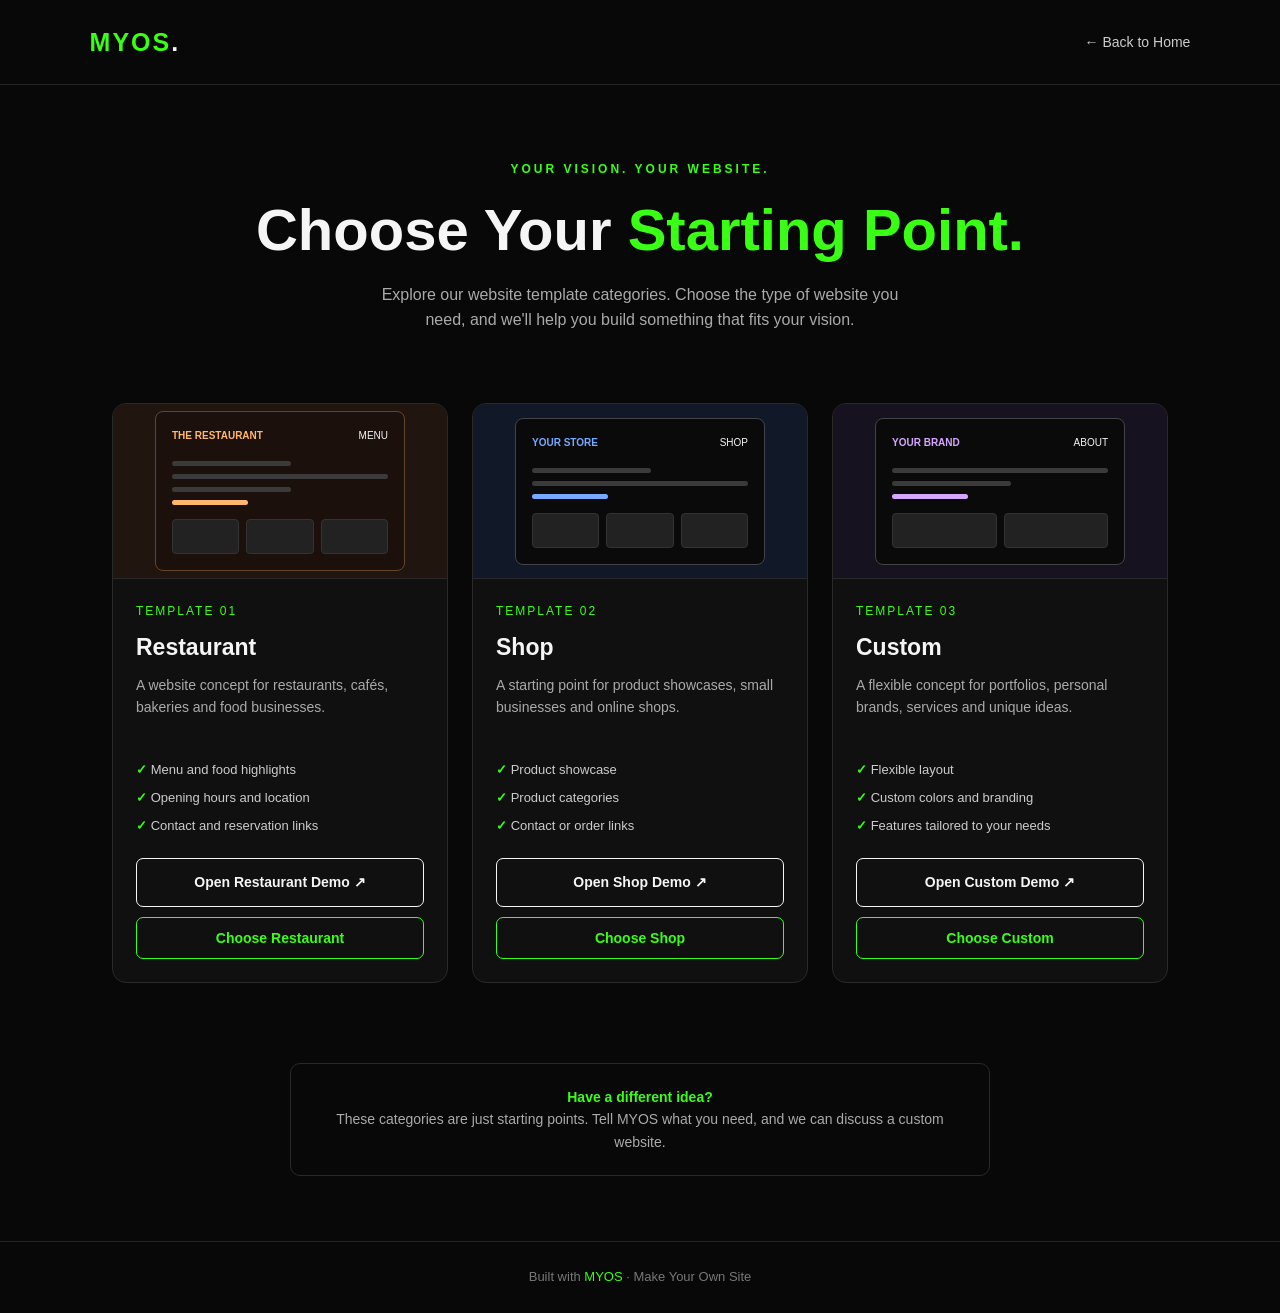
<file: template.html>
<!DOCTYPE html><html lang="en">
<head>
  <meta charset="UTF-8">
  <meta name="viewport" content="width=device-width, initial-scale=1.0">
  <meta name="theme-color" content="#080808">
  <meta name="description" content="Choose a website template with MYOS. Explore restaurant, shop, and custom website concepts.">  <title>Choose a Template | MYOS</title>  <style>
    * {
      box-sizing: border-box;
      margin: 0;
      padding: 0;
    }

    body {
      background: #080808;
      color: #f5f5f5;
      font-family: Arial, sans-serif;
      line-height: 1.6;
    }

    header {
      padding: 22px 7%;
      display: flex;
      justify-content: space-between;
      align-items: center;
      border-bottom: 1px solid #242424;
    }

    .logo {
      color: #39ff14;
      font-size: 25px;
      font-weight: 900;
      letter-spacing: 2px;
      text-decoration: none;
    }

    .logo span {
      color: #f5f5f5;
    }

    .back-link {
      color: #ccc;
      text-decoration: none;
      font-size: 14px;
    }

    .back-link:hover {
      color: #39ff14;
    }

    .hero {
      text-align: center;
      padding: 75px 20px 45px;
    }

    .tag {
      color: #39ff14;
      font-size: 12px;
      letter-spacing: 3px;
      font-weight: bold;
    }

    h1 {
      font-size: clamp(32px, 7vw, 58px);
      line-height: 1.15;
      margin: 18px 0;
    }

    h1 span {
      color: #39ff14;
    }

    .hero p {
      color: #aaa;
      max-width: 540px;
      margin: 0 auto;
    }

    .templates {
      max-width: 1100px;
      margin: 0 auto;
      padding: 25px 22px 80px;
      display: grid;
      grid-template-columns: repeat(
        auto-fit,
        minmax(min(100%, 270px), 1fr)
      );
      gap: 24px;
    }

    .card {
      background: #101010;
      border: 1px solid #292929;
      border-radius: 14px;
      overflow: hidden;
      transition: border-color 0.25s, transform 0.25s;
    }

    .card:hover {
      border-color: #39ff14;
      transform: translateY(-5px);
    }

    .preview {
      height: 175px;
      display: flex;
      justify-content: center;
      align-items: center;
      background: #151515;
      border-bottom: 1px solid #292929;
      padding: 20px;
    }

    .mockup {
      width: 100%;
      max-width: 250px;
      padding: 16px;
      border: 1px solid #444;
      border-radius: 8px;
      background: #0a0a0a;
    }

    .mock-nav {
      display: flex;
      justify-content: space-between;
      align-items: center;
      margin-bottom: 17px;
      font-size: 10px;
    }

    .mock-brand {
      color: #39ff14;
      font-weight: bold;
    }

    .mock-line {
      height: 5px;
      background: #3a3a3a;
      border-radius: 5px;
      margin: 8px 0;
    }

    .mock-line.short {
      width: 55%;
    }

    .mock-line.green {
      background: #39ff14;
      width: 35%;
    }

    .mock-blocks {
      display: flex;
      gap: 7px;
      margin-top: 14px;
    }

    .mock-blocks div {
      height: 35px;
      flex: 1;
      background: #222;
      border: 1px solid #333;
      border-radius: 4px;
    }

    /* Restaurant preview */

    .restaurant-preview {
      background: #21150f;
    }

    .restaurant-preview .mockup {
      background: #1b100c;
      border-color: #67452c;
    }

    .restaurant-preview .mock-brand {
      color: #ffb86b;
    }

    .restaurant-preview .mock-line.green {
      background: #ffb86b;
    }

    /* Shop preview */

    .shop-preview {
      background: #111827;
    }

    .shop-preview .mock-brand {
      color: #76a9ff;
    }

    .shop-preview .mock-line.green {
      background: #76a9ff;
    }

    /* Custom preview */

    .custom-preview {
      background: #17121f;
    }

    .custom-preview .mock-brand {
      color: #d5a6ff;
    }

    .custom-preview .mock-line.green {
      background: #d5a6ff;
    }

    .card-content {
      padding: 23px;
    }

    .number {
      color: #39ff14;
      font-size: 12px;
      letter-spacing: 2px;
    }

    h2 {
      font-size: 23px;
      margin: 8px 0;
    }

    .description {
      color: #aaa;
      font-size: 14px;
      min-height: 68px;
    }

    .features {
      list-style: none;
      margin: 18px 0 22px;
      color: #ccc;
      font-size: 13px;
    }

    .features li {
      margin: 7px 0;
    }

    .features li::before {
      content: "✓ ";
      color: #39ff14;
      font-weight: bold;
    }

    .choose-btn {
      display: block;
      width: 100%;
      border: 1px solid #39ff14;
      background: transparent;
      color: #39ff14;
      padding: 12px;
      border-radius: 7px;
      font-family: inherit;
      font-size: 14px;
      font-weight: bold;
      text-align: center;
      text-decoration: none;
      cursor: pointer;
      transition: background 0.2s, color 0.2s;
    }

    .choose-btn:hover {
      background: #39ff14;
      color: #080808;
    }

    .demo-btn {
      margin-bottom: 10px;
      border-color: #f5f5f5;
      color: #f5f5f5;
    }

    .demo-btn:hover {
      background: #f5f5f5;
      color: #080808;
    }

    .note {
      max-width: 700px;
      margin: 0 auto 65px;
      padding: 22px;
      border: 1px solid #292929;
      border-radius: 10px;
      text-align: center;
      color: #aaa;
      font-size: 14px;
    }

    .note strong {
      color: #39ff14;
    }

    footer {
      border-top: 1px solid #242424;
      padding: 25px 15px;
      text-align: center;
      color: #777;
      font-size: 13px;
    }

    footer span {
      color: #39ff14;
    }

    @media (max-width: 500px) {
      header {
        padding: 18px;
      }

      .hero {
        padding-top: 55px;
      }

      .templates {
        padding-left: 17px;
        padding-right: 17px;
      }

      .description {
        min-height: auto;
      }
    }

    @media (hover: none) {
      .card:hover {
        transform: none;
      }
    }
  </style></head><body>  <header>
    <a class="logo" href="index.html">MYOS<span>.</span></a>
    <a class="back-link" href="index.html">← Back to Home</a>
  </header>  <main><section class="hero">
  <div class="tag">YOUR VISION. YOUR WEBSITE.</div>

  <h1>Choose Your <span>Starting Point.</span></h1>

  <p>
    Explore our website template categories.
    Choose the type of website you need, and we'll
    help you build something that fits your vision.
  </p>
</section>

<section class="templates">

  <!-- TEMPLATE 01: RESTAURANT -->

  <article class="card">

    <div class="preview restaurant-preview">
      <div class="mockup">

        <div class="mock-nav">
          <span class="mock-brand">THE RESTAURANT</span>
          <span>MENU</span>
        </div>

        <div class="mock-line short"></div>
        <div class="mock-line"></div>
        <div class="mock-line short"></div>
        <div class="mock-line green"></div>

        <div class="mock-blocks">
          <div></div>
          <div></div>
          <div></div>
        </div>

      </div>
    </div>

    <div class="card-content">

      <div class="number">TEMPLATE 01</div>
      <h2>Restaurant</h2>

      <p class="description">
        A website concept for restaurants, cafés,
        bakeries and food businesses.
      </p>

      <ul class="features">
        <li>Menu and food highlights</li>
        <li>Opening hours and location</li>
        <li>Contact and reservation links</li>
      </ul>

      <a
        class="choose-btn demo-btn"
        href="https://applethinks.github.io/Restaurant-Demo/"
        target="_blank"
        rel="noopener noreferrer"
      >
        Open Restaurant Demo ↗
      </a>

      <button
        type="button"
        class="choose-btn"
        data-template="Restaurant"
      >
        Choose Restaurant
      </button>

    </div>
  </article>

  <!-- TEMPLATE 02: SHOP -->

  <article class="card">

    <div class="preview shop-preview">
      <div class="mockup">

        <div class="mock-nav">
          <span class="mock-brand">YOUR STORE</span>
          <span>SHOP</span>
        </div>

        <div class="mock-line short"></div>
        <div class="mock-line"></div>
        <div class="mock-line green"></div>

        <div class="mock-blocks">
          <div></div>
          <div></div>
          <div></div>
        </div>

      </div>
    </div>

    <div class="card-content">

      <div class="number">TEMPLATE 02</div>
      <h2>Shop</h2>

      <p class="description">
        A starting point for product showcases,
        small businesses and online shops.
      </p>

      <ul class="features">
        <li>Product showcase</li>
        <li>Product categories</li>
        <li>Contact or order links</li>
      </ul>

      <a
        class="choose-btn demo-btn"
        href="https://applethinks.github.io/myos-shop-demo/"
        target="_blank"
        rel="noopener noreferrer"
      >
        Open Shop Demo ↗
      </a>

      <button
        type="button"
        class="choose-btn"
        data-template="Shop"
      >
        Choose Shop
      </button>

    </div>
  </article>

  <!-- TEMPLATE 03: CUSTOM -->

  <article class="card">

    <div class="preview custom-preview">
      <div class="mockup">

        <div class="mock-nav">
          <span class="mock-brand">YOUR BRAND</span>
          <span>ABOUT</span>
        </div>

        <div class="mock-line"></div>
        <div class="mock-line short"></div>
        <div class="mock-line green"></div>

        <div class="mock-blocks">
          <div></div>
          <div></div>
        </div>

      </div>
    </div>

    <div class="card-content">

      <div class="number">TEMPLATE 03</div>
      <h2>Custom</h2>

      <p class="description">
        A flexible concept for portfolios, personal
        brands, services and unique ideas.
      </p>

      <ul class="features">
        <li>Flexible layout</li>
        <li>Custom colors and branding</li>
        <li>Features tailored to your needs</li>
      </ul>

      <a
        class="choose-btn demo-btn"
        href="https://applethinks.github.io/OverAges/"
        target="_blank"
        rel="noopener noreferrer"
      >
        Open Custom Demo ↗
      </a>

      <button
        type="button"
        class="choose-btn"
        data-template="Custom"
      >
        Choose Custom
      </button>

    </div>
  </article>

</section>

<section class="note">
  <strong>Have a different idea?</strong>
  <br>
  These categories are just starting points.
  Tell MYOS what you need, and we can discuss a custom website.
</section>

  </main>  <footer>
    Built with <span>MYOS</span> · Make Your Own Site
  </footer>  <script>
    document.querySelectorAll("button.choose-btn").forEach(function(button) {

      button.addEventListener("click", function() {

        const template = button.dataset.template;

        const subject = encodeURIComponent(
          "MYOS Website Enquiry - " + template + " Template"
        );

        const body = encodeURIComponent(
          "Hello MYOS!\n\n" +
          "I'm interested in the " + template + " website template.\n\n" +
          "Business or project name:\n" +
          "Website idea:\n" +
          "Features I need:\n\n" +
          "Please let me know the next steps."
        );

        window.location.href =
          "mailto:myos.webdev@gmail.com?subject=" +
          subject + "&body=" + body;

      });

    });
  </script></body>
</html>
</file>
<file: css/style.css>
/* MYOS — BASE DESIGN */

:root {
--bg: #0b0d0c;
--bg-soft: #101411;
--surface: #141a16;
--surface-hover: #1b241d;
--green: #8dfc5b;
--green-dark: #70dc42;
--text: #f5f7f5;
--muted: #a4afa5;
--border: #29342b;
--container: 1160px;
}

* {
  box-sizing: border-box;
  margin: 0;
  padding: 0;
  }

html {
scroll-behavior: smooth;
scroll-padding-top: 90px;
}

body {
min-height: 100vh;
overflow-x: hidden;
background: var(--bg);
color: var(--text);
font-family: Arial, sans-serif;
line-height: 1.7;
}

a {
color: inherit;
text-decoration: none;
}

button,
input,
textarea,
select {
font: inherit;
}

button {
cursor: pointer;
}

img,
svg {
max-width: 100%;
}

img {
display: block;
height: auto;
}

p {
color: var(--muted);
}

h1,
h2,
h3,
h4 {
color: var(--text);
line-height: 1.15;
letter-spacing: -0.04em;
}

h1 {
font-size: clamp(2.7rem, 7vw, 5.5rem);
font-weight: 800;
}

h2 {
font-size: clamp(2rem, 4vw, 3.2rem);
}

h3 {
font-size: 1.3rem;
}

.container {
width: 100%;
max-width: var(--container);
margin-inline: auto;
padding-inline: 24px;
}

section[id] {
scroll-margin-top: 90px;
}

::selection {
background: var(--green);
color: var(--bg);
}
/* NAVIGATION */

.site-header {
position: sticky;
top: 0;
z-index: 100;
border-bottom: 1px solid var(--border);
background: rgba(11, 13, 12, 0.94);
backdrop-filter: blur(16px);
}

.navbar {
display: flex;
align-items: center;
justify-content: space-between;
gap: 24px;
min-height: 78px;
}

.brand {
display: inline-flex;
align-items: center;
gap: 10px;
flex-shrink: 0;
}

.brand-icon {
display: grid;
place-items: center;
width: 42px;
height: 42px;
border-radius: 12px;
background: var(--green);
color: var(--bg);
font-size: 1.5rem;
font-weight: 900;
}

.brand-name {
color: var(--text);
font-size: 1.45rem;
font-weight: 900;
letter-spacing: -0.06em;
}

.brand-dot {
color: var(--green);
}

.nav-links {
display: flex;
align-items: center;
gap: 26px;
}

.nav-links a {
color: var(--muted);
font-size: 0.9rem;
font-weight: 650;
transition: color 180ms ease;
}

.nav-links a:hover {
color: var(--green);
}

.nav-links .nav-cta {
padding: 10px 16px;
border: 1px solid var(--green);
border-radius: 10px;
color: var(--green);
}

.nav-links .nav-cta:hover {
background: var(--green);
color: var(--bg);
}

/* MOBILE MENU BUTTON */

.menu-toggle {
display: none;
width: 44px;
height: 44px;
padding: 10px;
border: 1px solid var(--border);
border-radius: 10px;
background: var(--surface);
}

.menu-toggle span {
display: block;
width: 100%;
height: 2px;
margin-block: 5px;
border-radius: 2px;
background: var(--green);
}

/* BUTTONS */

.button {
display: inline-flex;
align-items: center;
justify-content: center;
gap: 10px;
min-height: 48px;
padding: 12px 20px;
border: 1px solid transparent;
border-radius: 10px;
font-weight: 750;
text-align: center;
transition: 180ms ease;
}

.button:hover {
transform: translateY(-2px);
}

.button-primary {
background: var(--green);
color: var(--bg);
}

.button-primary:hover {
background: var(--green-dark);
box-shadow: 0 8px 25px rgba(141, 252, 91, 0.14);
}

.button-secondary {
border-color: var(--border);
background: transparent;
color: var(--text);
}

.button-secondary:hover {
border-color: var(--green);
color: var(--green);
}

button:focus-visible,
a:focus-visible {
outline: 2px solid var(--green);
outline-offset: 4px;
}
/* SECTION SPACING */

.section {
padding-block: 100px;
}

/* HERO SECTION */

.hero {
position: relative;
overflow: hidden;
}

.hero-grid {
display: grid;
grid-template-columns: 1fr 0.9fr;
align-items: center;
gap: 55px;
}

.hero-glow {
position: absolute;
top: 10%;
left: -180px;
z-index: -1;
width: 450px;
height: 450px;
border-radius: 50%;
background: rgba(141, 252, 91, 0.07);
filter: blur(100px);
pointer-events: none;
}

.hero-content {
min-width: 0;
}

.eyebrow {
display: inline-flex;
align-items: center;
gap: 10px;
margin-bottom: 24px;
padding: 8px 13px;
border: 1px solid var(--border);
border-radius: 30px;
background: var(--surface);
color: var(--muted);
font-size: 0.8rem;
}

.status-dot {
width: 8px;
height: 8px;
border-radius: 50%;
background: var(--green);
box-shadow: 0 0 12px var(--green);
}

.text-gradient {
color: var(--green);
}

.hero h1 {
margin-bottom: 24px;
}

.hero-description {
max-width: 560px;
font-size: 1.05rem;
}

.hero-actions {
display: flex;
flex-wrap: wrap;
gap: 14px;
margin-top: 30px;
}

.hero-note {
display: flex;
align-items: center;
gap: 10px;
margin-top: 28px;
color: var(--muted);
font-size: 0.85rem;
}

.hero-note span {
color: var(--green);
font-size: 1.2rem;
}

/* BROWSER ILLUSTRATION */

.hero-visual {
position: relative;
display: flex;
align-items: center;
justify-content: center;
min-width: 0;
padding-block: 45px;
}

.browser-card {
width: 100%;
overflow: hidden;
border: 1px solid #354238;
border-radius: 18px;
background: var(--surface);
box-shadow: 0 25px 80px rgba(0, 0, 0, 0.35);
transform: rotate(1deg);
}

.browser-bar {
display: flex;
align-items: center;
gap: 14px;
min-height: 48px;
padding: 12px 15px;
border-bottom: 1px solid var(--border);
background: #1b241d;
}

.browser-dots {
display: flex;
gap: 6px;
}

.browser-dots span {
width: 9px;
height: 9px;
border-radius: 50%;
background: #ff716b;
}

.browser-dots span:nth-child(2) {
background: #ffd166;
}

.browser-dots span:nth-child(3) {
background: var(--green);
}

.browser-address {
flex: 1;
padding: 4px 10px;
border-radius: 6px;
background: #101411;
color: var(--muted);
font-size: 0.7rem;
text-align: center;
}

.browser-menu {
color: var(--muted);
font-size: 0.8rem;
}

.mock-website {
padding: 22px;
background:
radial-gradient(
circle at 90% 10%,
rgba(141, 252, 91, 0.09),
transparent 45%
),
#0d100e;
}

.mock-nav {
display: flex;
justify-content: space-between;
gap: 10px;
padding-bottom: 20px;
border-bottom: 1px solid var(--border);
}

.mock-logo {
color: var(--text);
font-size: 0.7rem;
font-weight: 900;
}

.mock-menu {
color: var(--muted);
font-size: 0.6rem;
}

.mock-content {
padding-block: 30px;
}

.mock-label {
color: var(--green);
font-size: 0.6rem;
font-weight: 800;
letter-spacing: 0.1em;
}

.mock-content h2 {
margin-top: 12px;
font-size: clamp(1.6rem, 3vw, 2.5rem);
}

.mock-content h2 span {
display: block;
color: var(--green);
}

.mock-content p {
margin-top: 12px;
font-size: 0.8rem;
}

.mock-button {
display: inline-block;
margin-top: 20px;
padding: 10px 13px;
border-radius: 7px;
background: var(--green);
color: var(--bg);
font-size: 0.65rem;
font-weight: 900;
}

.mock-bottom {
display: flex;
justify-content: space-between;
gap: 10px;
padding-top: 15px;
border-top: 1px solid var(--border);
color: var(--muted);
font-size: 0.55rem;
letter-spacing: 0.05em;
}

/* FLOATING LABELS */

.floating-tag {
position: absolute;
z-index: 2;
display: flex;
align-items: center;
gap: 9px;
padding: 12px 15px;
border: 1px solid var(--border);
border-radius: 12px;
background: #141a16;
box-shadow: 0 12px 35px rgba(0, 0, 0, 0.3);
color: var(--text);
font-size: 0.75rem;
font-weight: 700;
}

.tag-top {
top: 5px;
right: -10px;
}

.tag-bottom {
bottom: 5px;
left: -18px;
}

.tag-icon,
.tag-check {
color: var(--green);
font-size: 1.1rem;
}

/* INTRO STRIP */

.intro-strip {
border-block: 1px solid var(--border);
background: var(--bg-soft);
}

.intro-inner {
display: flex;
align-items: center;
justify-content: center;
flex-wrap: wrap;
gap: 18px 30px;
padding-block: 24px;
}

.intro-inner p {
font-size: 0.75rem;
font-weight: 800;
letter-spacing: 0.1em;
}

.intro-inner > span {
color: var(--green);
font-size: 1.1rem;
}
/* SERVICES SECTION */

.services {
background: var(--bg);
}

.section-heading {
max-width: 760px;
margin-bottom: 48px;
}

.section-label {
display: inline-block;
margin-bottom: 18px;
color: var(--green);
font-size: 0.76rem;
font-weight: 800;
letter-spacing: 0.14em;
}

.section-heading h2 {
margin-bottom: 18px;
}

.section-heading p {
max-width: 620px;
font-size: 1rem;
}

/* SERVICE CARDS */

.service-grid {
display: grid;
grid-template-columns: repeat(3, minmax(0, 1fr));
gap: 20px;
}

.service-card {
position: relative;
display: flex;
flex-direction: column;
align-items: flex-start;
min-width: 0;
padding: 30px;
border: 1px solid var(--border);
border-radius: 18px;
background: linear-gradient(
145deg,
var(--surface),
#101411
);
transition:
transform 200ms ease,
border-color 200ms ease,
background 200ms ease;
}

.service-card:hover {
transform: translateY(-5px);
border-color: rgba(141, 252, 91, 0.5);
background: var(--surface-hover);
}

.service-card-featured {
border-color: rgba(141, 252, 91, 0.4);
background: linear-gradient(
145deg,
#182219,
var(--surface)
);
}

/* SERVICE ICONS */

.service-icon {
display: grid;
place-items: center;
width: 52px;
height: 52px;
margin-bottom: 24px;
border: 1px solid rgba(141, 252, 91, 0.2);
border-radius: 14px;
background: rgba(141, 252, 91, 0.08);
color: var(--green);
font-size: 1.6rem;
}

/* CARD TEXT */

.service-number {
margin-bottom: 12px;
color: var(--green);
font-size: 0.7rem;
font-weight: 800;
letter-spacing: 0.1em;
}

.service-card h3 {
margin-bottom: 14px;
font-size: 1.35rem;
}

.service-card > p {
margin-bottom: 22px;
font-size: 0.92rem;
}

/* SERVICE FEATURE LIST */

.service-features {
display: grid;
gap: 12px;
width: 100%;
margin-bottom: 26px;
padding: 0;
list-style: none;
}

.service-features li {
position: relative;
padding-left: 23px;
color: var(--muted);
font-size: 0.85rem;
}

.service-features li::before {
position: absolute;
left: 0;
color: var(--green);
content: "✓";
font-weight: 800;
}

/* CARD LINKS */

.text-link {
display: inline-flex;
align-items: center;
gap: 8px;
margin-top: auto;
color: var(--green);
font-size: 0.88rem;
font-weight: 750;
}

.text-link span {
transition: transform 180ms ease;
}

.text-link:hover span {
transform: translate(3px, -3px);
}

/* SERVICES FOOTNOTE */

.services-note {
margin-top: 28px;
font-size: 0.82rem;
text-align: center;
}
/* INTERACTIVE WEBSITE BUILDER */

.playground {
background: var(--bg-soft);
}

.playground-heading {
max-width: 780px;
}

.builder-layout {
display: grid;
grid-template-columns: minmax(0, 0.85fr) minmax(0, 1.15fr);
align-items: start;
gap: 24px;
}

.builder-panel,
.preview-panel {
min-width: 0;
padding: 26px;
border: 1px solid var(--border);
border-radius: 18px;
background: var(--surface);
}

/* BUILDER HEADING */

.builder-panel-heading {
display: flex;
align-items: center;
justify-content: space-between;
gap: 15px;
margin-bottom: 28px;
}

.builder-step {
display: block;
margin-bottom: 7px;
color: var(--green);
font-size: 0.72rem;
font-weight: 800;
letter-spacing: 0.12em;
}

.builder-panel-heading h3 {
font-size: 1.4rem;
}

.builder-sparkle {
color: var(--green);
font-size: 1.8rem;
}

/* FORM FIELDS */

#builderForm {
display: grid;
gap: 20px;
}

.form-group {
display: grid;
gap: 9px;
}

.form-group label {
color: var(--text);
font-size: 0.88rem;
font-weight: 700;
}

.form-group input,
.form-group textarea {
width: 100%;
min-height: 46px;
padding: 12px 14px;
border: 1px solid var(--border);
border-radius: 10px;
outline: none;
background: #0b0d0c;
color: var(--text);
}

.form-group textarea {
min-height: 100px;
resize: vertical;
}

.form-group input:focus,
.form-group textarea:focus {
border-color: var(--green);
box-shadow: 0 0 0 3px rgba(141, 252, 91, 0.08);
}

.form-group input::placeholder,
.form-group textarea::placeholder {
color: #748075;
}

/* ACCENT COLOUR OPTIONS */

.color-options {
display: flex;
flex-wrap: wrap;
gap: 13px;
padding: 5px 3px;
}

.color-option {
width: 36px;
height: 36px;
border: 3px solid var(--surface);
border-radius: 50%;
outline: 1px solid var(--border);
background: var(--swatch);
transition: transform 180ms ease;
}

.color-option:hover {
transform: scale(1.12);
}

.color-option.active {
outline: 2px solid var(--swatch);
outline-offset: 3px;
}

.color-option[aria-pressed="true"] {
outline: 2px solid var(--swatch);
outline-offset: 3px;
}

/* RESET BUTTON */

.builder-reset {
width: 100%;
margin-top: 4px;
}

/* BUILDER TIP */

.builder-hint {
display: flex;
align-items: flex-start;
gap: 12px;
margin-top: 24px;
padding: 15px;
border: 1px solid var(--border);
border-radius: 10px;
background: #101411;
}

.builder-hint > span {
flex-shrink: 0;
}

.builder-hint p {
font-size: 0.8rem;
}

/* LIVE PREVIEW TOOLBAR */

.preview-toolbar {
display: flex;
flex-wrap: wrap;
align-items: center;
justify-content: space-between;
gap: 12px;
margin-bottom: 18px;
}

.preview-title {
display: flex;
align-items: center;
gap: 9px;
color: var(--text);
font-size: 0.75rem;
font-weight: 800;
letter-spacing: 0.08em;
}

.preview-live-dot {
width: 8px;
height: 8px;
border-radius: 50%;
background: var(--green);
box-shadow: 0 0 10px rgba(141, 252, 91, 0.5);
}

.preview-devices {
color: var(--muted);
font-size: 0.75rem;
}

.device-active {
padding: 6px 9px;
border-radius: 6px;
background: #202a22;
color: var(--green);
}

/* LIVE WEBSITE PREVIEW */

.live-preview {
--preview-accent: #8dfc5b;

min-height: 390px;
padding: 24px;
overflow-wrap: anywhere;
border: 1px solid var(--border);
border-radius: 12px;
background:
radial-gradient(
circle at 90% 10%,
rgba(141, 252, 91, 0.06),
transparent 45%
),
#0b0d0c;
}

.preview-site-nav {
display: flex;
align-items: center;
justify-content: space-between;
gap: 12px;
padding-bottom: 18px;
border-bottom: 1px solid var(--border);
}

.preview-site-name {
color: var(--preview-accent);
font-size: 0.85rem;
font-weight: 800;
}

.preview-menu-lines {
color: var(--muted);
font-size: 1.1rem;
}

.preview-site-content {
padding-block: 40px;
}

.preview-eyebrow {
display: block;
margin-bottom: 13px;
color: var(--preview-accent);
font-size: 0.65rem;
font-weight: 800;
letter-spacing: 0.1em;
}

.preview-site-content h3 {
margin-bottom: 15px;
font-size: clamp(1.6rem, 3vw, 2.4rem);
}

.preview-site-content p {
margin-bottom: 23px;
font-size: 0.88rem;
}

.preview-site-button {
display: inline-block;
padding: 11px 15px;
border: none;
border-radius: 7px;
background: var(--preview-accent);
color: #0b0d0c;
font-size: 0.8rem;
font-weight: 800;
}

.preview-site-footer {
display: flex;
flex-wrap: wrap;
justify-content: space-between;
gap: 10px;
padding-top: 16px;
border-top: 1px solid var(--border);
color: var(--muted);
font-size: 0.58rem;
letter-spacing: 0.05em;
}

/* PREVIEW CAPTION AND DOWNLOAD */

.preview-caption {
display: flex;
align-items: center;
gap: 8px;
margin-top: 15px;
color: var(--muted);
font-size: 0.8rem;
}

.preview-caption span {
color: var(--green);
}

.playground-bottom {
display: flex;
align-items: center;
justify-content: space-between;
gap: 30px;
margin-top: 35px;
padding: 28px;
border: 1px solid var(--border);
border-radius: 16px;
background: var(--surface);
}

.playground-bottom-copy {
max-width: 540px;
}

.playground-bottom-copy h3 {
margin-bottom: 12px;
}

.playground-bottom-copy p {
font-size: 0.9rem;
}

.playground-bottom-actions {
display: flex;
flex-wrap: wrap;
gap: 12px;
}
/* HOW MYOS WORKS */

.process {
background: var(--bg-soft);
}

.process-grid {
display: grid;
grid-template-columns: repeat(4, minmax(0, 1fr));
gap: 18px;
}

.process-card {
padding: 26px 22px;
border: 1px solid var(--border);
border-radius: 16px;
background: var(--surface);
transition:
transform 200ms ease,
border-color 200ms ease;
}

.process-card:hover {
transform: translateY(-4px);
border-color: rgba(141, 252, 91, 0.45);
}

.process-number {
display: grid;
place-items: center;
width: 44px;
height: 44px;
margin-bottom: 24px;
border: 1px solid rgba(141, 252, 91, 0.25);
border-radius: 12px;
background: rgba(141, 252, 91, 0.08);
color: var(--green);
font-size: 0.9rem;
font-weight: 800;
}

.process-card h3 {
margin-bottom: 12px;
font-size: 1.12rem;
}

.process-card p {
font-size: 0.87rem;
line-height: 1.8;
}

/* PORTFOLIO SECTION */

.portfolio {
background: var(--bg);
}

.portfolio-grid {
display: grid;
grid-template-columns: repeat(2, minmax(0, 1fr));
gap: 24px;
}

.portfolio-card {
overflow: hidden;
border: 1px solid var(--border);
border-radius: 18px;
background: var(--surface);
transition:
transform 200ms ease,
border-color 200ms ease;
}

.portfolio-card:hover {
transform: translateY(-4px);
border-color: rgba(141, 252, 91, 0.45);
}

/* PORTFOLIO PREVIEWS */

.portfolio-preview {
display: flex;
flex-direction: column;
align-items: flex-start;
justify-content: center;
gap: 18px;
min-height: 230px;
padding: 30px;
background: #182119;
}

.portfolio-shop {
background:
radial-gradient(
circle at 85% 20%,
rgba(141, 252, 91, 0.18),
transparent 50%
),
#182119;
}

.portfolio-restaurant {
background:
radial-gradient(
circle at 85% 20%,
rgba(255, 173, 121, 0.18),
transparent 50%
),
#211812;
}

.portfolio-creative {
background:
radial-gradient(
circle at 85% 20%,
rgba(194, 154, 255, 0.2),
transparent 50%
),
#1b1723;
}

.portfolio-preview-label {
color: var(--green);
font-size: 0.7rem;
font-weight: 800;
letter-spacing: 0.14em;
}

.portfolio-restaurant .portfolio-preview-label {
color: #ffad79;
}

.portfolio-creative .portfolio-preview-label {
color: #c29aff;
}

.portfolio-preview h3 {
font-size: clamp(1.7rem, 3vw, 2.4rem);
line-height: 1.2;
}

.portfolio-preview-button {
display: inline-block;
padding: 9px 14px;
border: 1px solid var(--green);
border-radius: 7px;
color: var(--green);
font-size: 0.7rem;
font-weight: 800;
letter-spacing: 0.06em;
}

.portfolio-restaurant .portfolio-preview-button {
border-color: #ffad79;
color: #ffad79;
}

.portfolio-creative .portfolio-preview-button {
border-color: #c29aff;
color: #c29aff;
}

/* PORTFOLIO INFORMATION */

.portfolio-info {
padding: 24px;
}

.portfolio-info > span {
display: inline-block;
margin-bottom: 12px;
color: var(--green);
font-size: 0.7rem;
font-weight: 800;
letter-spacing: 0.1em;
}

.portfolio-info h3 {
margin-bottom: 10px;
}

.portfolio-info p {
font-size: 0.9rem;
}

.portfolio-disclaimer {
margin-top: 24px;
font-size: 0.82rem;
text-align: center;
}
/* ABOUT SECTION */

.about {
background: var(--bg-soft);
}

.about-grid {
display: grid;
grid-template-columns: 0.8fr 1.2fr;
align-items: start;
gap: 65px;
}

.about-heading {
position: sticky;
top: 120px;
}

.about-heading h2 {
max-width: 420px;
}

.about-content {
min-width: 0;
}

.about-content > p {
margin-bottom: 20px;
font-size: 0.96rem;
}

.about-content .about-lead {
color: var(--text);
font-size: 1.12rem;
line-height: 1.9;
}

/* ABOUT VALUES */

.about-values {
display: grid;
gap: 18px;
margin-top: 32px;
}

.about-value {
display: flex;
align-items: flex-start;
gap: 16px;
padding: 20px;
border: 1px solid var(--border);
border-radius: 12px;
background: var(--surface);
}

.about-value-mark {
display: grid;
place-items: center;
flex-shrink: 0;
width: 42px;
height: 42px;
border-radius: 10px;
background: rgba(141, 252, 91, 0.09);
color: var(--green);
font-size: 0.8rem;
font-weight: 800;
}

.about-value h3 {
margin-bottom: 6px;
font-size: 1rem;
}

.about-value p {
font-size: 0.85rem;
}

/* FAQ SECTION */

.faq {
background: var(--bg);
}

.faq-list {
display: grid;
gap: 12px;
max-width: 850px;
}

.faq-item {
padding: 21px 23px;
border: 1px solid var(--border);
border-radius: 12px;
background: var(--surface);
transition: border-color 180ms ease;
}

.faq-item:hover,
.faq-item[open] {
border-color: rgba(141, 252, 91, 0.4);
}

.faq-item summary {
display: flex;
align-items: center;
justify-content: space-between;
gap: 15px;
color: var(--text);
font-size: 0.98rem;
font-weight: 750;
cursor: pointer;
list-style: none;
}

.faq-item summary::-webkit-details-marker {
display: none;
}

.faq-item summary::after {
flex-shrink: 0;
color: var(--green);
content: "+";
font-size: 1.4rem;
font-weight: 400;
}

.faq-item[open] summary::after {
content: "−";
}

.faq-item p {
margin-top: 15px;
padding-top: 15px;
border-top: 1px solid var(--border);
font-size: 0.9rem;
line-height: 1.8;
}

/* CONTACT SECTION */

.contact {
background:
radial-gradient(
ellipse at 50% 0%,
rgba(141, 252, 91, 0.07),
transparent 65%
),
var(--bg-soft);
}

.contact-card {
display: grid;
grid-template-columns: 1.1fr 0.9fr;
overflow: hidden;
border: 1px solid var(--border);
border-radius: 22px;
background: var(--surface);
}

.contact-content {
padding: clamp(26px, 5vw, 48px);
}

.contact-content h2 {
margin-bottom: 20px;
}

.contact-content > p {
margin-bottom: 26px;
font-size: 0.95rem;
}

.contact-buttons {
display: flex;
flex-wrap: wrap;
gap: 12px;
}

.contact-email {
display: grid;
gap: 5px;
margin-top: 25px;
}

.contact-email > span {
color: var(--muted);
font-size: 0.75rem;
}

.contact-email a {
overflow-wrap: anywhere;
color: var(--green);
font-size: 0.9rem;
}

/* CONTACT SIDE PANEL */

.contact-side {
padding: clamp(26px, 4vw, 40px);
border-left: 1px solid var(--border);
background: #101411;
}

.contact-side-label {
display: block;
margin-bottom: 18px;
color: var(--green);
font-size: 0.72rem;
font-weight: 800;
letter-spacing: 0.12em;
}

.contact-side h3 {
margin-bottom: 14px;
font-size: 1.4rem;
}

.contact-side > p {
margin-bottom: 20px;
font-size: 0.9rem;
}

.contact-side ul {
display: grid;
gap: 13px;
margin-bottom: 25px;
padding: 0;
list-style: none;
}

.contact-side li {
position: relative;
padding-left: 24px;
color: var(--muted);
font-size: 0.87rem;
}

.contact-side li::before {
position: absolute;
left: 0;
color: var(--green);
content: "✓";
font-weight: 800;
}

.contact-side .contact-small-note {
padding-top: 17px;
border-top: 1px solid var(--border);
font-size: 0.78rem;
}
/* FOOTER */

.site-footer {
padding: 30px 0;
border-top: 1px solid var(--border);
background: var(--bg);
}

.footer-inner {
display: flex;
align-items: center;
justify-content: space-between;
flex-wrap: wrap;
gap: 20px;
}

.footer-brand {
color: var(--text);
font-size: 1.1rem;
font-weight: 900;
}

.footer-brand span {
color: var(--green);
}

.footer-inner p {
font-size: 0.82rem;
}

.footer-links {
display: flex;
flex-wrap: wrap;
gap: 18px;
}

.footer-links a {
color: var(--muted);
font-size: 0.82rem;
transition: color 180ms ease;
}

.footer-links a:hover {
color: var(--green);
}

/* TABLETS */

@media (max-width: 1000px) {
.hero-grid {
grid-template-columns: 1fr 0.85fr;
gap: 30px;
}

.service-grid {
grid-template-columns: repeat(2, minmax(0, 1fr));
}

.process-grid {
grid-template-columns: repeat(2, minmax(0, 1fr));
}

.about-grid {
gap: 35px;
}

.builder-layout {
grid-template-columns: 1fr;
}

.preview-panel {
position: static;
}
}

/* MOBILE NAVIGATION */

@media (max-width: 700px) {
.container {
padding-inline: 20px;
}

.navbar {
min-height: 70px;
}

.menu-toggle {
display: block;
}

.nav-links {
position: absolute;
top: 70px;
right: 16px;
left: 16px;
display: none;
align-items: stretch;
flex-direction: column;
gap: 0;
padding: 12px;
border: 1px solid var(--border);
border-radius: 14px;
background: #101411;
box-shadow: 0 18px 50px rgba(0, 0, 0, 0.35);
}

.nav-links.open {
display: flex;
}

.nav-links a {
display: block;
padding: 13px;
}

.nav-links .nav-cta {
margin-top: 8px;
text-align: center;
}

/* HERO */

.section {
padding-block: 65px;
}

.hero-grid {
grid-template-columns: 1fr;
gap: 30px;
}

.hero-content {
text-align: center;
}

.hero-description {
margin-inline: auto;
}

.hero-actions {
justify-content: center;
}

.hero-note {
justify-content: center;
}

.hero-visual {
width: 100%;
max-width: 500px;
margin-inline: auto;
padding: 30px 12px;
}

.tag-top {
right: 0;
}

.tag-bottom {
left: 0;
}

.intro-inner {
gap: 14px 20px;
text-align: center;
}

/* SERVICE AND PROCESS CARDS */

.service-grid {
grid-template-columns: 1fr;
}

.process-grid {
grid-template-columns: 1fr;
}

.service-card,
.process-card {
padding: 24px;
}

/* PORTFOLIO */

.portfolio-grid {
grid-template-columns: 1fr;
}

.portfolio-preview {
min-height: 200px;
}

/* ABOUT */

.about-grid {
grid-template-columns: 1fr;
gap: 25px;
}

.about-heading {
position: static;
}

/* BUILDER */

.builder-panel,
.preview-panel {
padding: 20px;
}

.playground-bottom {
align-items: stretch;
flex-direction: column;
padding: 22px;
}

.playground-bottom-actions {
flex-direction: column;
}

.playground-bottom-actions .button {
width: 100%;
}

.live-preview {
min-height: 330px;
padding: 18px;
}

/* CONTACT */

.contact-card {
grid-template-columns: 1fr;
}

.contact-side {
border-top: 1px solid var(--border);
border-left: none;
}

.contact-buttons {
flex-direction: column;
}

.contact-buttons .button {
width: 100%;
}

/* FOOTER */

.footer-inner {
align-items: flex-start;
flex-direction: column;
}
}

/* SMALL PHONES */

@media (max-width: 380px) {
h1 {
font-size: 2.4rem;
}

h2 {
font-size: 1.85rem;
}

.hero-actions {
flex-direction: column;
}

.hero-actions .button {
width: 100%;
}

.browser-card {
border-radius: 12px;
}

.mock-website {
padding: 15px;
}

.floating-tag {
padding: 9px 11px;
font-size: 0.65rem;
}

.service-card {
padding: 20px;
}

.faq-item {
padding: 17px;
}
}

/* ACCESSIBILITY */

@media (prefers-reduced-motion: reduce) {
*,
*::before,
*::after {
scroll-behavior: auto !important;
animation-duration: 0.01ms !important;
animation-iteration-count: 1 !important;
transition-duration: 0.01ms !important;
}
}

/* Remove the default mobile tap highlight */
html {
    -webkit-tap-highlight-color: transparent;
}

/* Custom button press animation */
button,
a {
    transition: transform 0.2s ease, opacity 0.2s ease;
}

button:active,
a:active {
    transform: scale(0.97);
}
</file>
